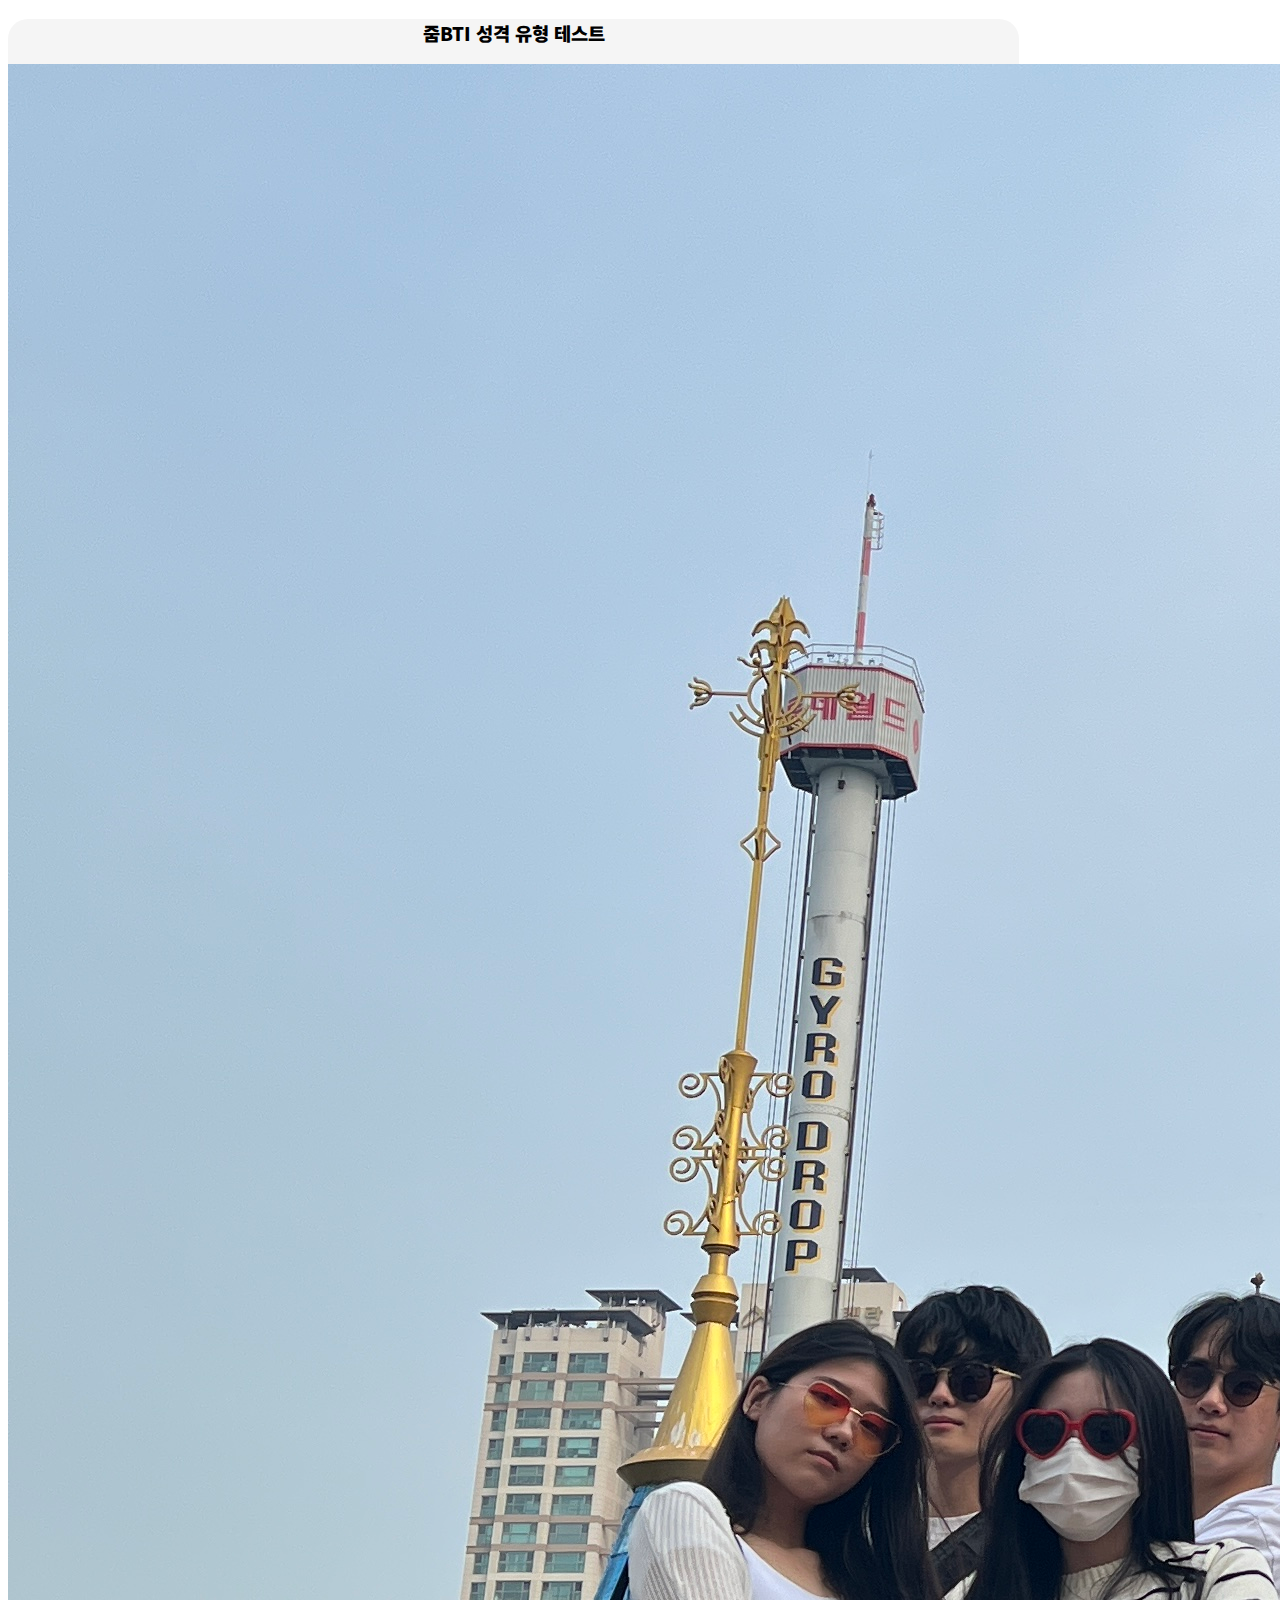
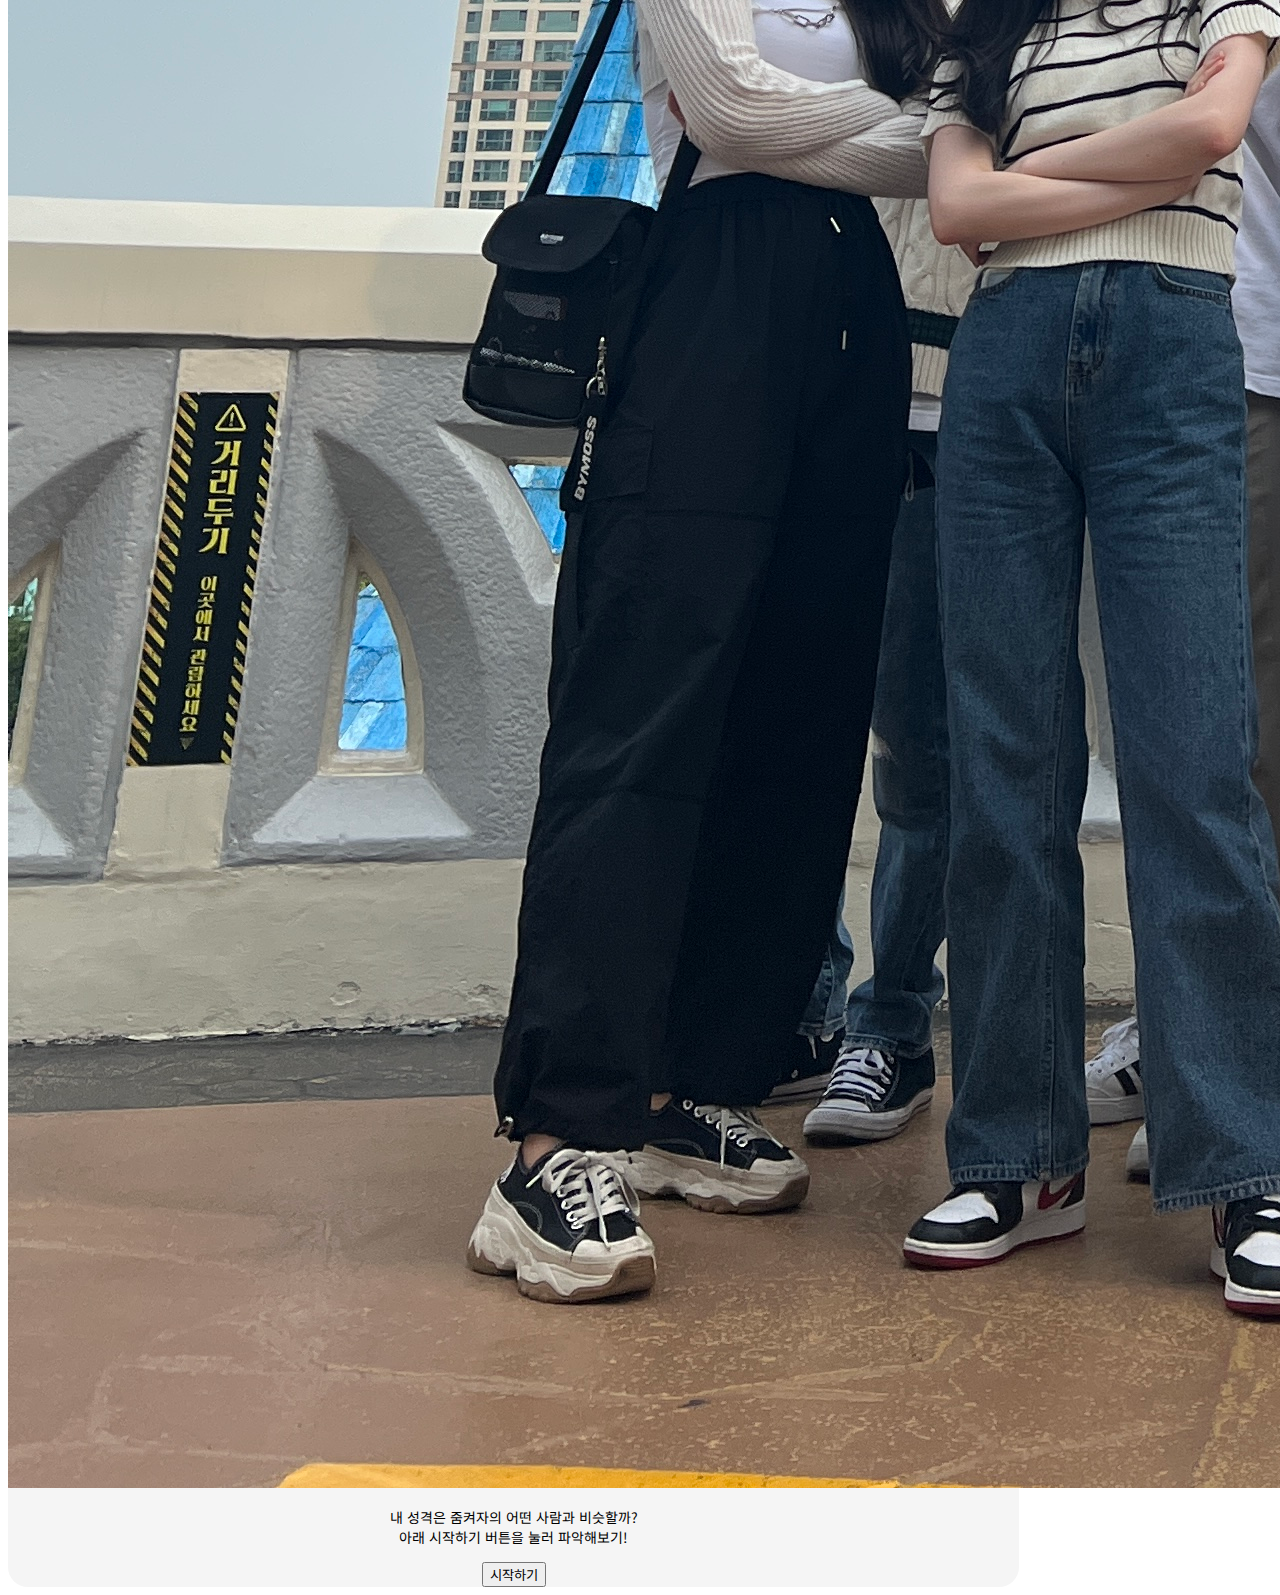
<file: start/index.html>
<!DOCTYPE html>
<html lang="ko" dir="ltr">
<head>
    <meta charset="UTF-8">
    <meta name="viewport" content="width=device-width, initial-scale=1">
    <meta name="author" content="yjkim0306">
    <meta name="keywords" content="줌BTI 성격 유형 테스트">
    <meta name="description" content="줌BTI 성격 유형 테스트">

    <!-- SNS 공유 -->
    <meta property="og:url" content="https://zbti.netlify.app" />
    <meta property="og:title" content="줌BTI 성격 유형 테스트" />
    <meta property="og:type" content="website" />
    <meta property="og:image" content="img/main.jpg" />
    <meta property="og:description" content="내 성격은 줌켜자의 어떤 사람과 비슷할까?" />
    
    <!-- 아이콘 -->
    <link rel="shortcut icon" href="img/zoom-icon.ico">
    <link rel="apple-touch-icon-precomposed" href="img/zoom-icon.ico">

        <title>ZBTI: 줌켜자 MBTI</title>
        <link href="https://cdn.jsdelivr.net/npm/bootstrap@5.3.1/dist/css/bootstrap.min.css" rel="stylesheet" integrity="sha384-4bw+/aepP/YC94hEpVNVgiZdgIC5+VKNBQNGCHeKRQN+PtmoHDEXuppvnDJzQIu9" crossorigin="anonymous">
        <link rel="stylesheet" href="./css/default.css">
        <link rel="stylesheet" href="./css/main.css">
        <link rel="stylesheet" href="./css/qna.css"> 
        <link rel="stylesheet" href="./css/animation.css">
        <link rel="stylesheet" href="./css/result.css">
        <link rel="preconnect" href="https://fonts.googleapis.com">
        <link rel="preconnect" href="https://fonts.gstatic.com" crossorigin>
        <link href="https://fonts.googleapis.com/css2?family=Noto+Sans+KR&display=swap" rel="stylesheet">
    
        <script src="https://developers.kakao.com/sdk/js/kakao.js"></script>
        <script>
            Kakao.init('00175b0a89311f81c7eeb03ad69bf0fc');
            Kakao.isInitialized();
        </script>
</head>
<body>
    <div class="container">
    <section id="main" class="mx-auto my-5 py-5 px-3">
        <h3><b>줌BTI 성격 유형 테스트</b></h3>
        <div class="col-lg-6 col-md-8 col-sm-10 col-12 mx-auto">
            <img src="./img/main.jpg" alt="mainImage" class="img-fluid">
        </div>
        <p>
            내 성격은 줌켜자의 어떤 사람과 비슷할까? <br>
            아래 시작하기 버튼을 눌러 파악해보기!
        </p>
        <div class="d-grid gap-2 d-md-block col-6 mx-auto">
            <button type="button" class="btn btn-primary" onclick="js:begin()">시작하기</button>
        </div>
    </section>
    <section id="qna">
        <div class="status mx-auto mt-5">
            <div class="statusBar">

            </div>
        </div>
        <div class="qBox my-5 py-3 mx-auto px-3">

        </div>
        <div class="answerBox mx-auto px-1">

        </div>
        </section>
    <section id="imageAnswer">
        <div class="imageStatus mx-auto mt-5">
            <div class="imageStatusBar">

            </div>
        </div>
        <div class="imageQBox my-5 py-3 mx-auto px-3">

        </div>
        <div class="imageABox mx-auto px-1">
            
        </div>
        <div class="imageResponse mx-auto my-3">
            <div class="row row-cols-1 row-cols-md-2 g-4">
                <div class="col">
                  <div class="card">
                    <img src="./img/J_wallpaper.png" class="card-img-top leftImage" alt="...">
                  </div>
                </div>
                <div class="col">
                  <div class="card">
                    <img src="./img/P_wallpaper.png" class="card-img-top rightImage" alt="...">
                  </div>
                </div>
              </div>
        </div>
        
    </section>
    <section id="result" class="mx-auto my-5 py-5 px-3">
        <h1>당신의 결과는?</h1>
            <div class="resultname">
                
            </div>
            <div id="resultImg" class="my-3 col-lg-6 col-md-8 col-sm-10 col-12 mx-auto">

            </div>
            <div class="resultDesc">
                
            </div>
        <button type="button" class="kakao mt-3 py-2 px-3" onclick="js:setShare()">공유하기</button>
    </section>
    <script src="./js/data.js" charset="utf-8"></script>
    <script src="./js/start.js" charset="utf-8"></script>
    <script src="./js/share.js"></script>
    </div>
</body>
</html>
</file>
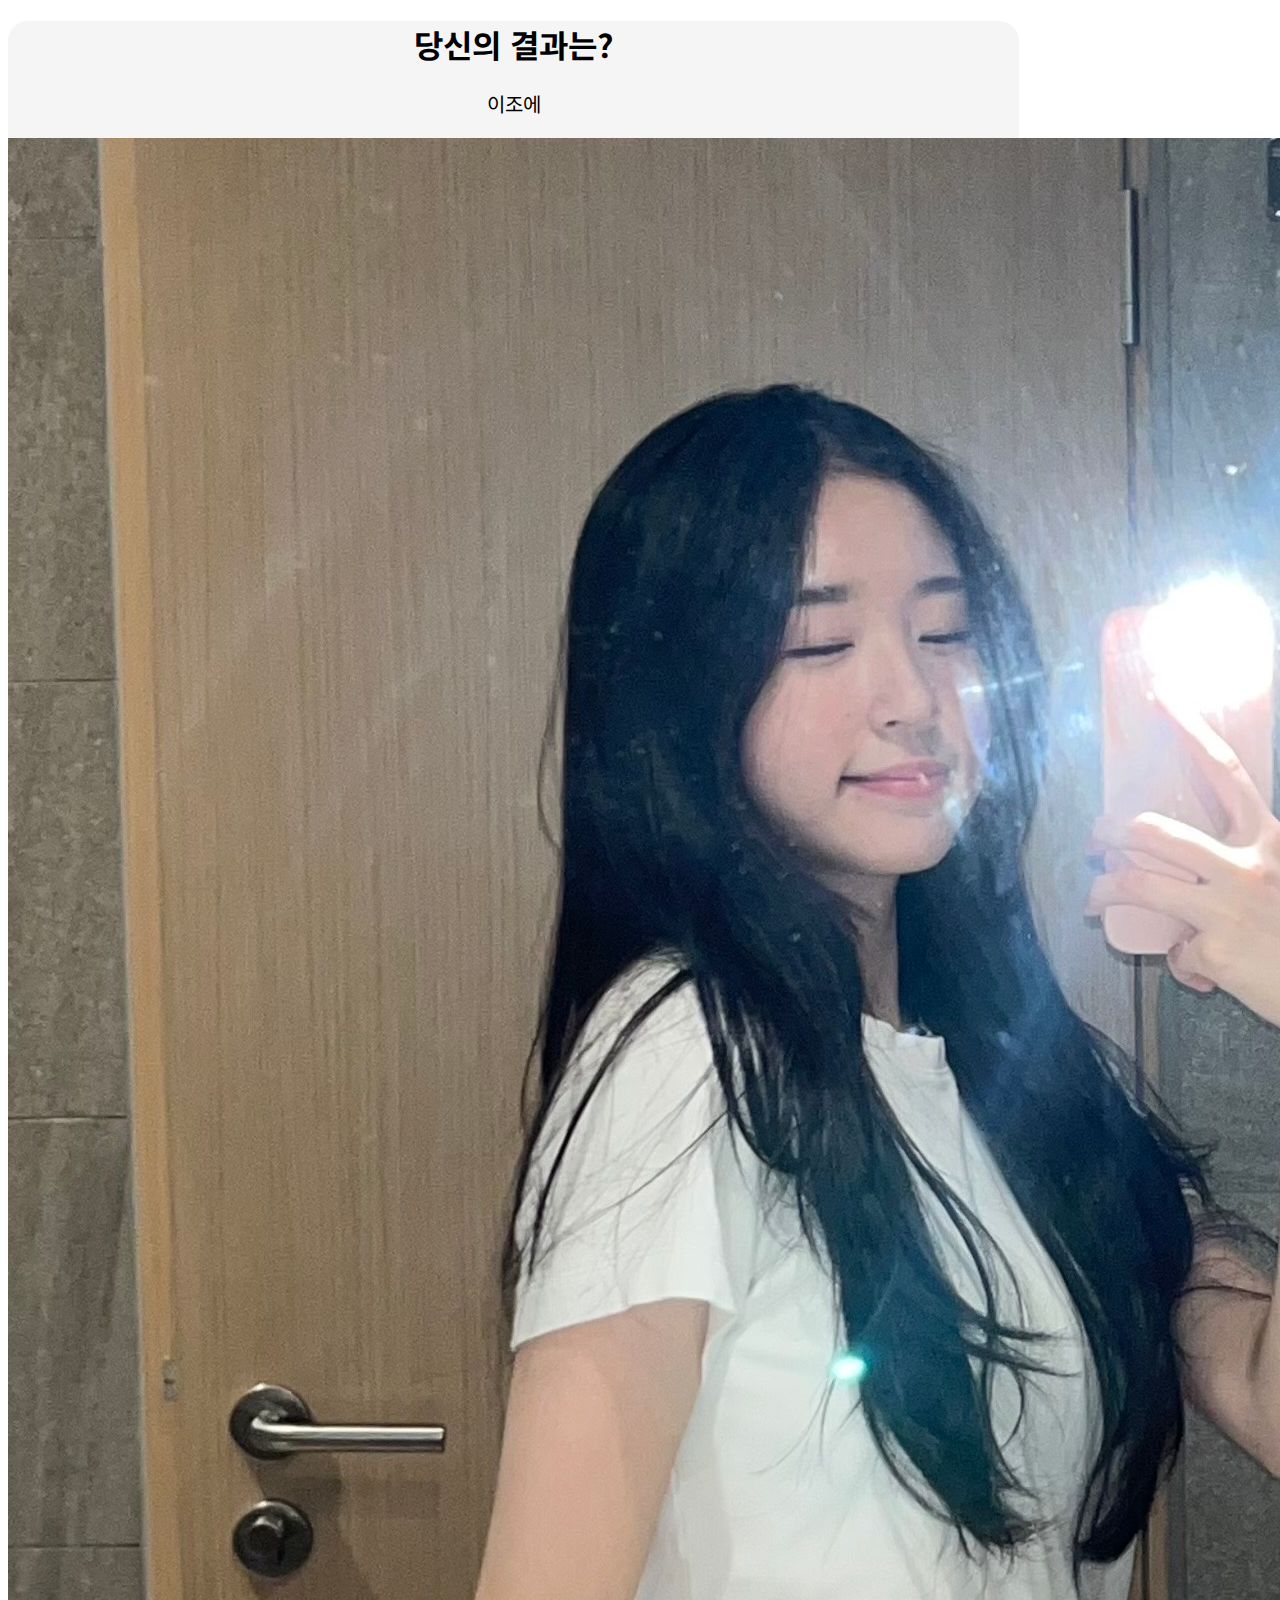
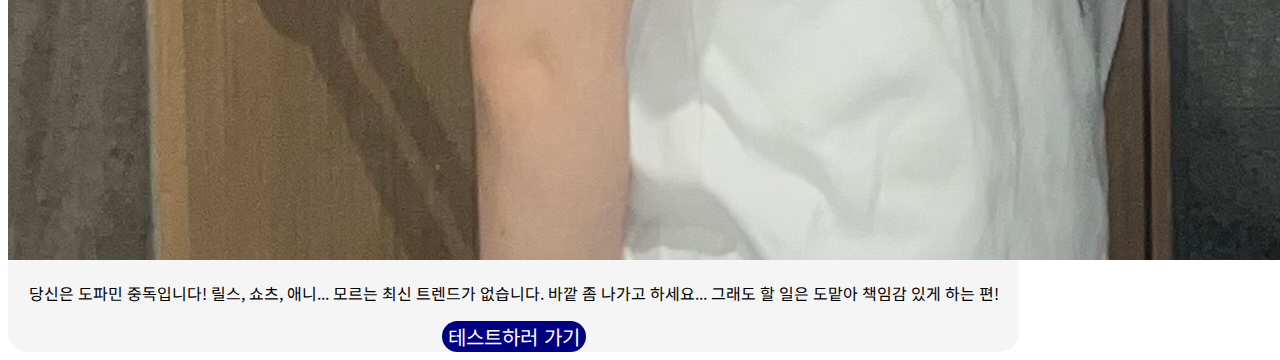
<file: start/pages/result-0.html>
<!DOCTYPE html>
<html lang="ko" dir="ltr">
<head>
    <meta charset="UTF-8">
    <meta name="viewport" content="width=device-width, initial-scale=1">
    <meta name="author" content="yjkim0306">
    <meta name="keywords" content="줌BTI 성격 유형 테스트">
    <meta name="description" content="줌BTI 성격 유형 테스트">

    <!-- SNS 공유 -->
    <meta property="og:url" content="https://zbti.netlify.app" />
    <meta property="og:title" content="줌BTI 성격 유형 테스트" />
    <meta property="og:type" content="website" />
    <meta property="og:image" content="./img/main.jpg" />
    <meta property="og:description" content="내 성격은 줌켜자의 어떤 사람과 비슷할까?" />
    
    <!-- 아이콘 -->
    <link rel="shortcut icon" href="./img/zoom-icon.ico">
    <link rel="apple-touch-icon-precomposed" href="./img/zoom-icon.ico">

        <title>ZBTI: 줌켜자 MBTI</title>
        <link href="https://cdn.jsdelivr.net/npm/bootstrap@5.3.1/dist/css/bootstrap.min.css" rel="stylesheet" integrity="sha384-4bw+/aepP/YC94hEpVNVgiZdgIC5+VKNBQNGCHeKRQN+PtmoHDEXuppvnDJzQIu9" crossorigin="anonymous">
        <link rel="stylesheet" href="../css/default.css">
        <link rel="stylesheet" href="../css/result.css">
        <link rel="preconnect" href="https://fonts.googleapis.com">
        <link rel="preconnect" href="https://fonts.gstatic.com" crossorigin>
        <link href="https://fonts.googleapis.com/css2?family=Noto+Sans+KR&display=swap" rel="stylesheet">
</head>
<body>
    <section id="shareResult" class="mx-auto my-5 py-5 px-3">
        <h1>당신의 결과는?</h1>
            <div class="resultname">
                <p>이조에</p>
            </div>
            <div id="resultImg" class="my-3 col-lg-6 col-md-8 col-sm-10 col-12 mx-auto">
                <img src="../img/image-0.jpeg" alt="0" class="img-fluid">
            </div>
            <div class="resultDesc">
                <p>당신은 도파민 중독입니다! 릴스, 쇼츠, 애니... 모르는 최신 트렌드가 없습니다. 바깥 좀 나가고 하세요... 그래도 할 일은 도맡아 책임감 있게 하는 편!</p>
            </div>
            <script type="text/javascript">
                function moveHome(){
                    location.href="/index.html";
                }
            </script>
        <button type="button" class="gohome mt-3 py-2 px-3" onclick="js:moveHome()">테스트하러 가기</button>
    </section>
</body>
</html>
</file>
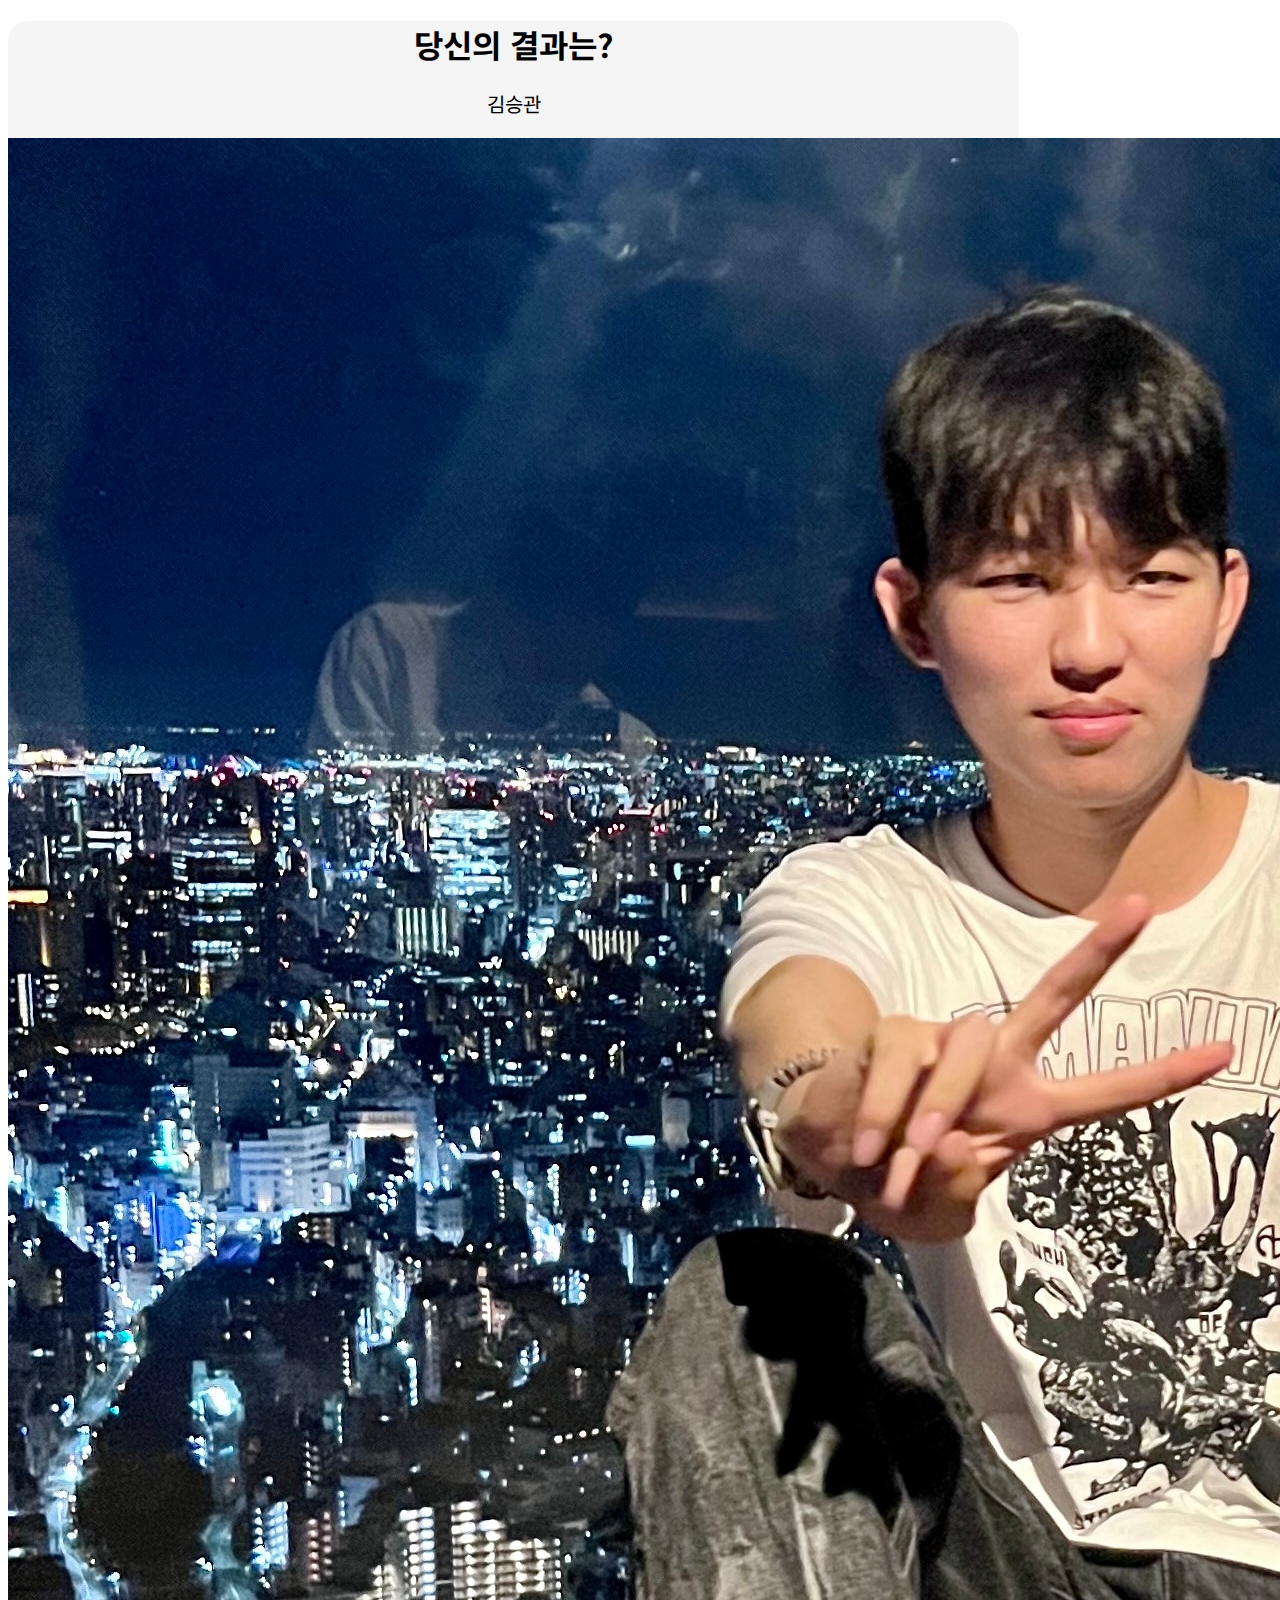
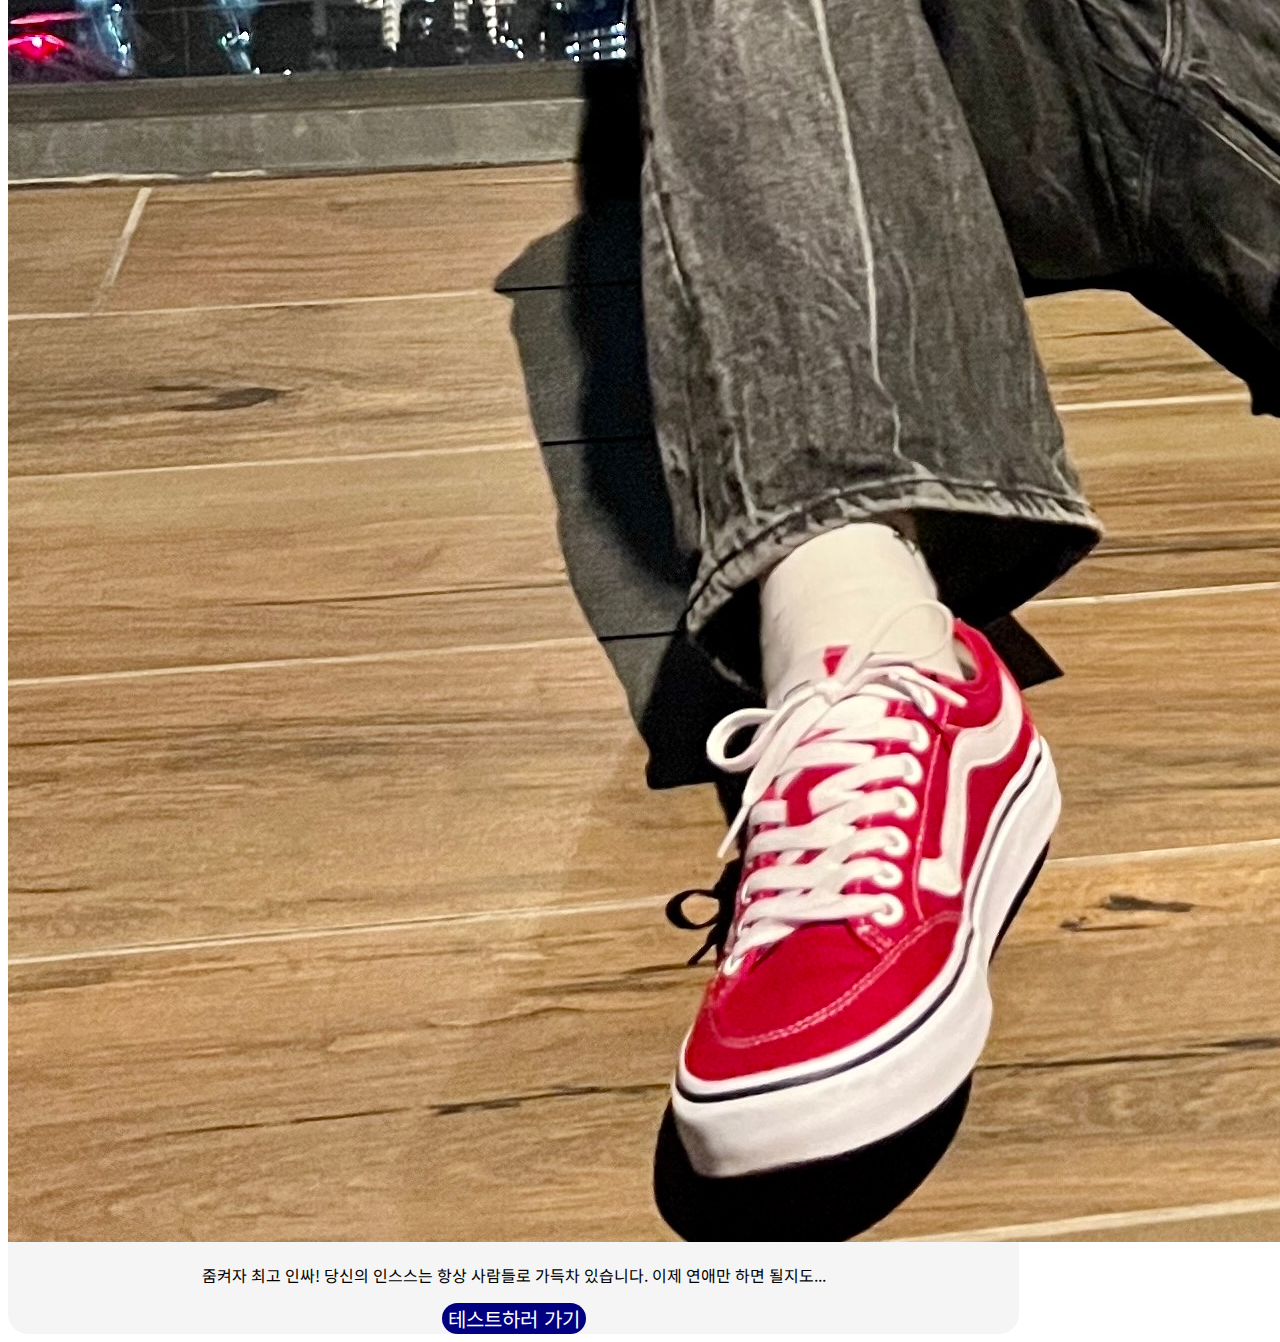
<file: start/pages/result-1.html>
<!DOCTYPE html>
<html lang="ko" dir="ltr">
<head>
    <meta charset="UTF-8">
    <meta name="viewport" content="width=device-width, initial-scale=1">
    <meta name="author" content="yjkim0306">
    <meta name="keywords" content="줌BTI 성격 유형 테스트">
    <meta name="description" content="줌BTI 성격 유형 테스트">

    <!-- SNS 공유 -->
    <meta property="og:url" content="https://zbti.netlify.app" />
    <meta property="og:title" content="줌BTI 성격 유형 테스트" />
    <meta property="og:type" content="website" />
    <meta property="og:image" content="./img/main.jpg" />
    <meta property="og:description" content="내 성격은 줌켜자의 어떤 사람과 비슷할까?" />
    
    <!-- 아이콘 -->
    <link rel="shortcut icon" href="./img/zoom-icon.ico">
    <link rel="apple-touch-icon-precomposed" href="./img/zoom-icon.ico">

        <title>ZBTI: 줌켜자 MBTI</title>
        <link href="https://cdn.jsdelivr.net/npm/bootstrap@5.3.1/dist/css/bootstrap.min.css" rel="stylesheet" integrity="sha384-4bw+/aepP/YC94hEpVNVgiZdgIC5+VKNBQNGCHeKRQN+PtmoHDEXuppvnDJzQIu9" crossorigin="anonymous">
        <link rel="stylesheet" href="../css/default.css">
        <link rel="stylesheet" href="../css/result.css">
        <link rel="preconnect" href="https://fonts.googleapis.com">
        <link rel="preconnect" href="https://fonts.gstatic.com" crossorigin>
        <link href="https://fonts.googleapis.com/css2?family=Noto+Sans+KR&display=swap" rel="stylesheet">
</head>
<body>
    <section id="shareResult" class="mx-auto my-5 py-5 px-3">
        <h1>당신의 결과는?</h1>
            <div class="resultname">
                <p>김승관</p>
            </div>
            <div id="resultImg" class="my-3 col-lg-6 col-md-8 col-sm-10 col-12 mx-auto">
                <img src="../img/image-1.jpeg" alt="0" class="img-fluid">
            </div>
            <div class="resultDesc">
                <p>줌켜자 최고 인싸! 당신의 인스스는 항상 사람들로 가득차 있습니다. 이제 연애만 하면 될지도... </p>
            </div>
            <script type="text/javascript">
                function moveHome(){
                    location.href="/index.html";
                }
            </script>
        <button type="button" class="gohome mt-3 py-2 px-3" onclick="js:moveHome()">테스트하러 가기</button>
    </section>
</body>
</html>
</file>
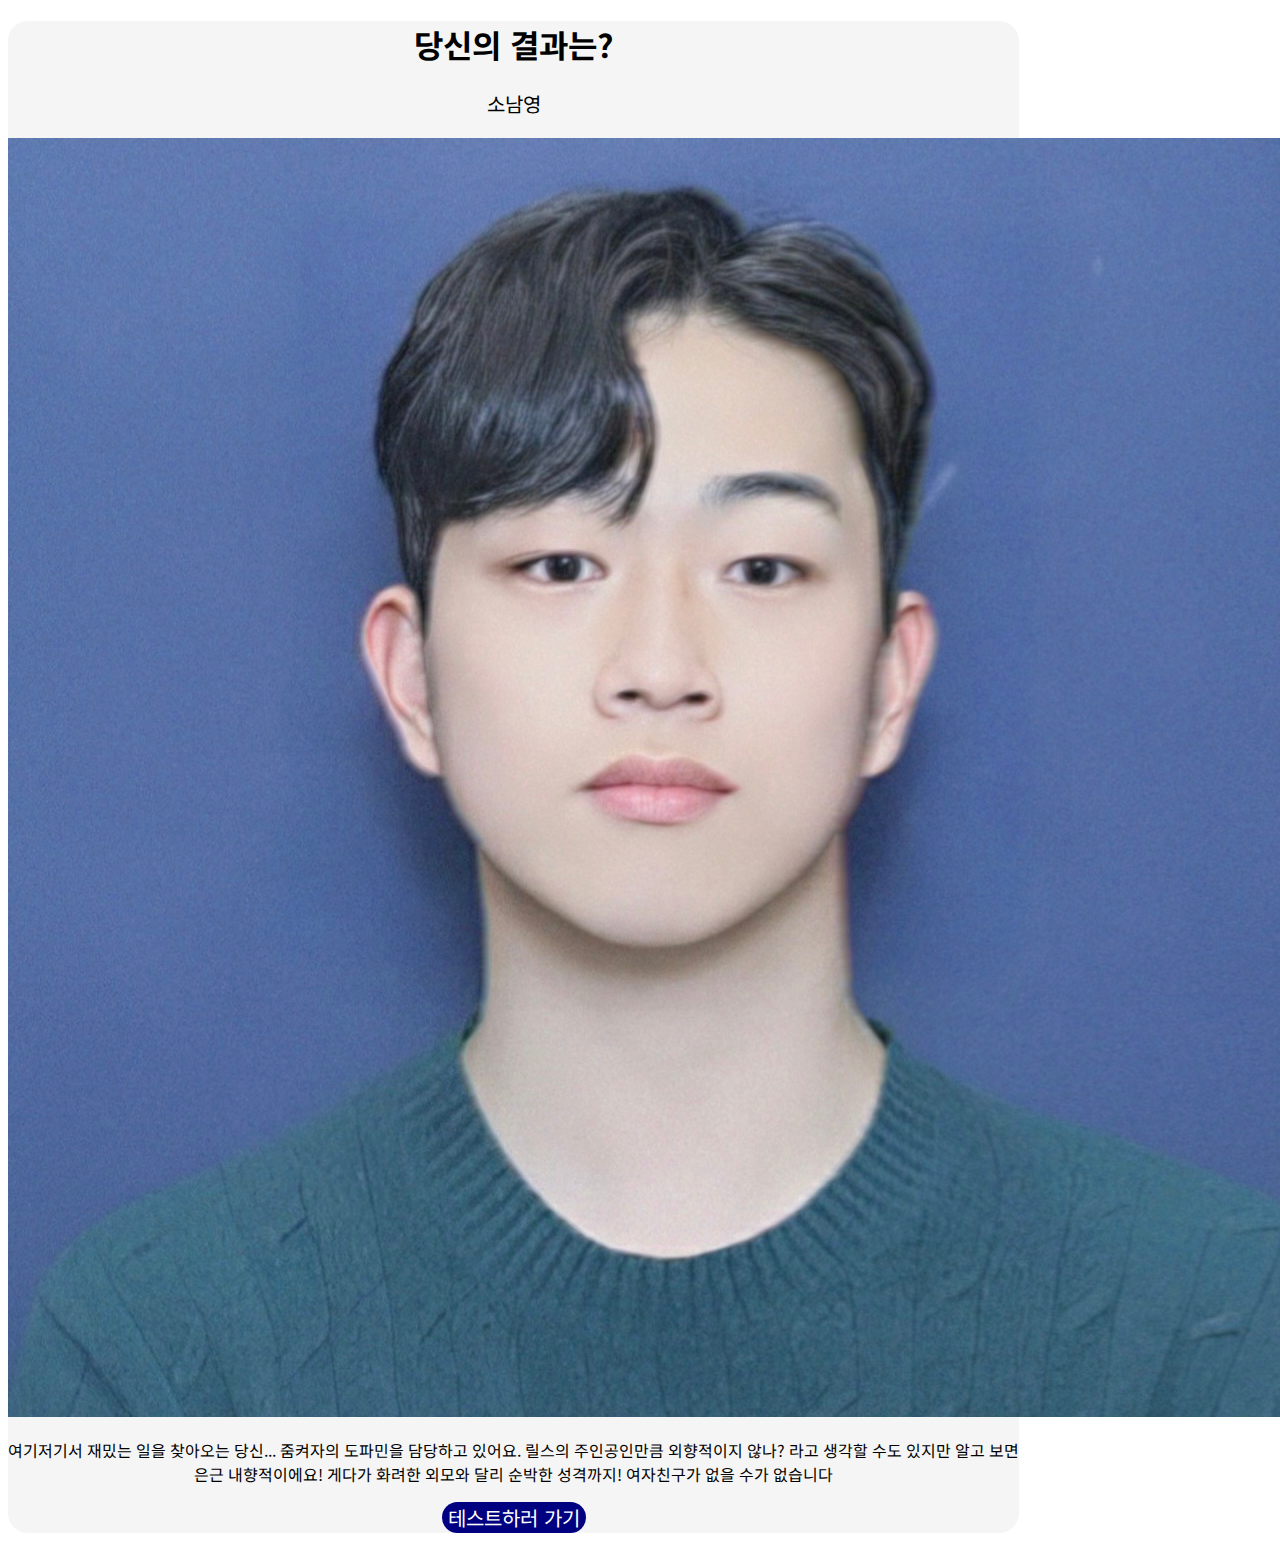
<file: start/pages/result-2.html>
<!DOCTYPE html>
<html lang="ko" dir="ltr">
<head>
    <meta charset="UTF-8">
    <meta name="viewport" content="width=device-width, initial-scale=1">
    <meta name="author" content="yjkim0306">
    <meta name="keywords" content="줌BTI 성격 유형 테스트">
    <meta name="description" content="줌BTI 성격 유형 테스트">

    <!-- SNS 공유 -->
    <meta property="og:url" content="https://zbti.netlify.app" />
    <meta property="og:title" content="줌BTI 성격 유형 테스트" />
    <meta property="og:type" content="website" />
    <meta property="og:image" content="./img/main.jpg" />
    <meta property="og:description" content="내 성격은 줌켜자의 어떤 사람과 비슷할까?" />
    
    <!-- 아이콘 -->
    <link rel="shortcut icon" href="./img/zoom-icon.ico">
    <link rel="apple-touch-icon-precomposed" href="./img/zoom-icon.ico">

        <title>ZBTI: 줌켜자 MBTI</title>
        <link href="https://cdn.jsdelivr.net/npm/bootstrap@5.3.1/dist/css/bootstrap.min.css" rel="stylesheet" integrity="sha384-4bw+/aepP/YC94hEpVNVgiZdgIC5+VKNBQNGCHeKRQN+PtmoHDEXuppvnDJzQIu9" crossorigin="anonymous">
        <link rel="stylesheet" href="../css/default.css">
        <link rel="stylesheet" href="../css/result.css">
        <link rel="preconnect" href="https://fonts.googleapis.com">
        <link rel="preconnect" href="https://fonts.gstatic.com" crossorigin>
        <link href="https://fonts.googleapis.com/css2?family=Noto+Sans+KR&display=swap" rel="stylesheet">
</head>
<body>
    <section id="shareResult" class="mx-auto my-5 py-5 px-3">
        <h1>당신의 결과는?</h1>
            <div class="resultname">
                <p>소남영</p>
            </div>
            <div id="resultImg" class="my-3 col-lg-6 col-md-8 col-sm-10 col-12 mx-auto">
                <img src="../img/image-2.jpeg" alt="0" class="img-fluid">
            </div>
            <div class="resultDesc">
                <p>여기저기서 재밌는 일을 찾아오는 당신... 줌켜자의 도파민을 담당하고 있어요. 릴스의 주인공인만큼 외향적이지 않나? 라고 생각할 수도 있지만 알고 보면 은근 내향적이에요! 게다가 화려한 외모와 달리 순박한 성격까지! 여자친구가 없을 수가 없습니다</p>
            </div>
            <script type="text/javascript">
                function moveHome(){
                    location.href="/index.html";
                }
            </script>
        <button type="button" class="gohome mt-3 py-2 px-3" onclick="js:moveHome()">테스트하러 가기</button>
    </section>
</body>
</html>
</file>
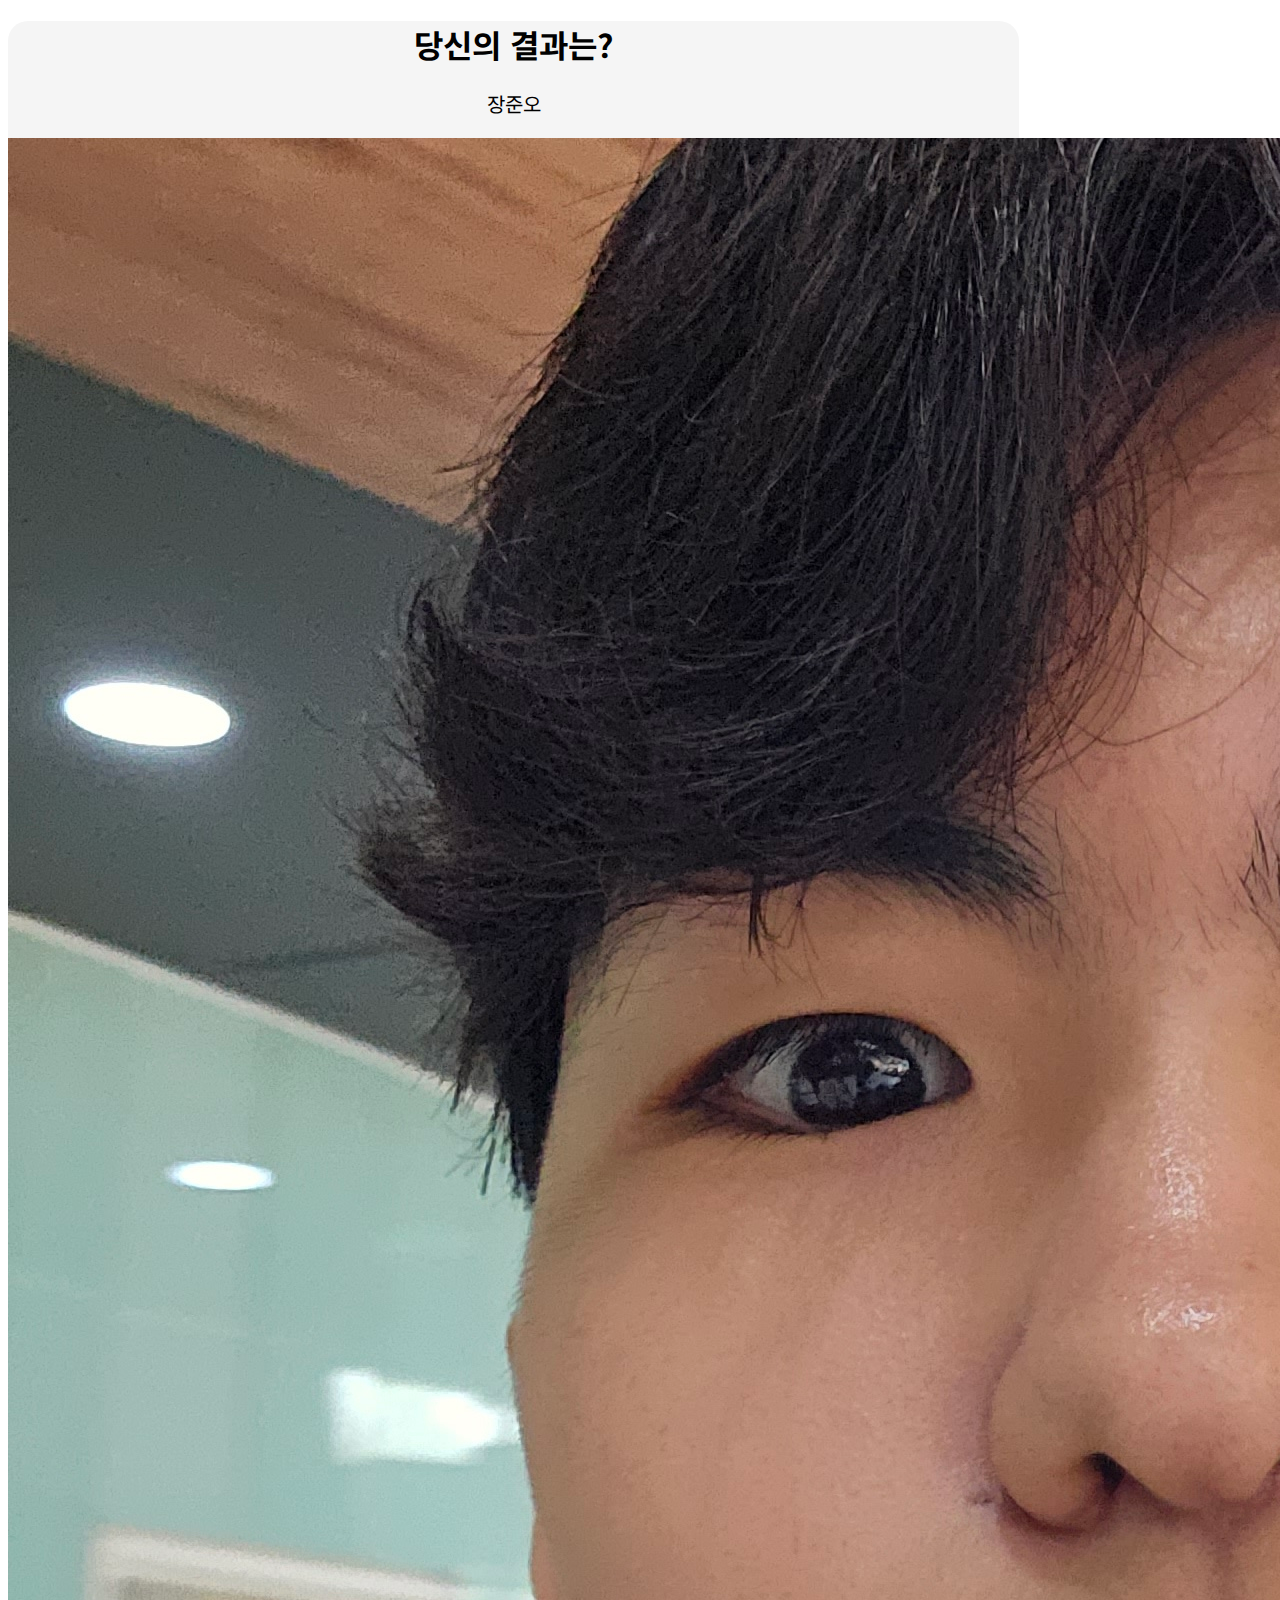
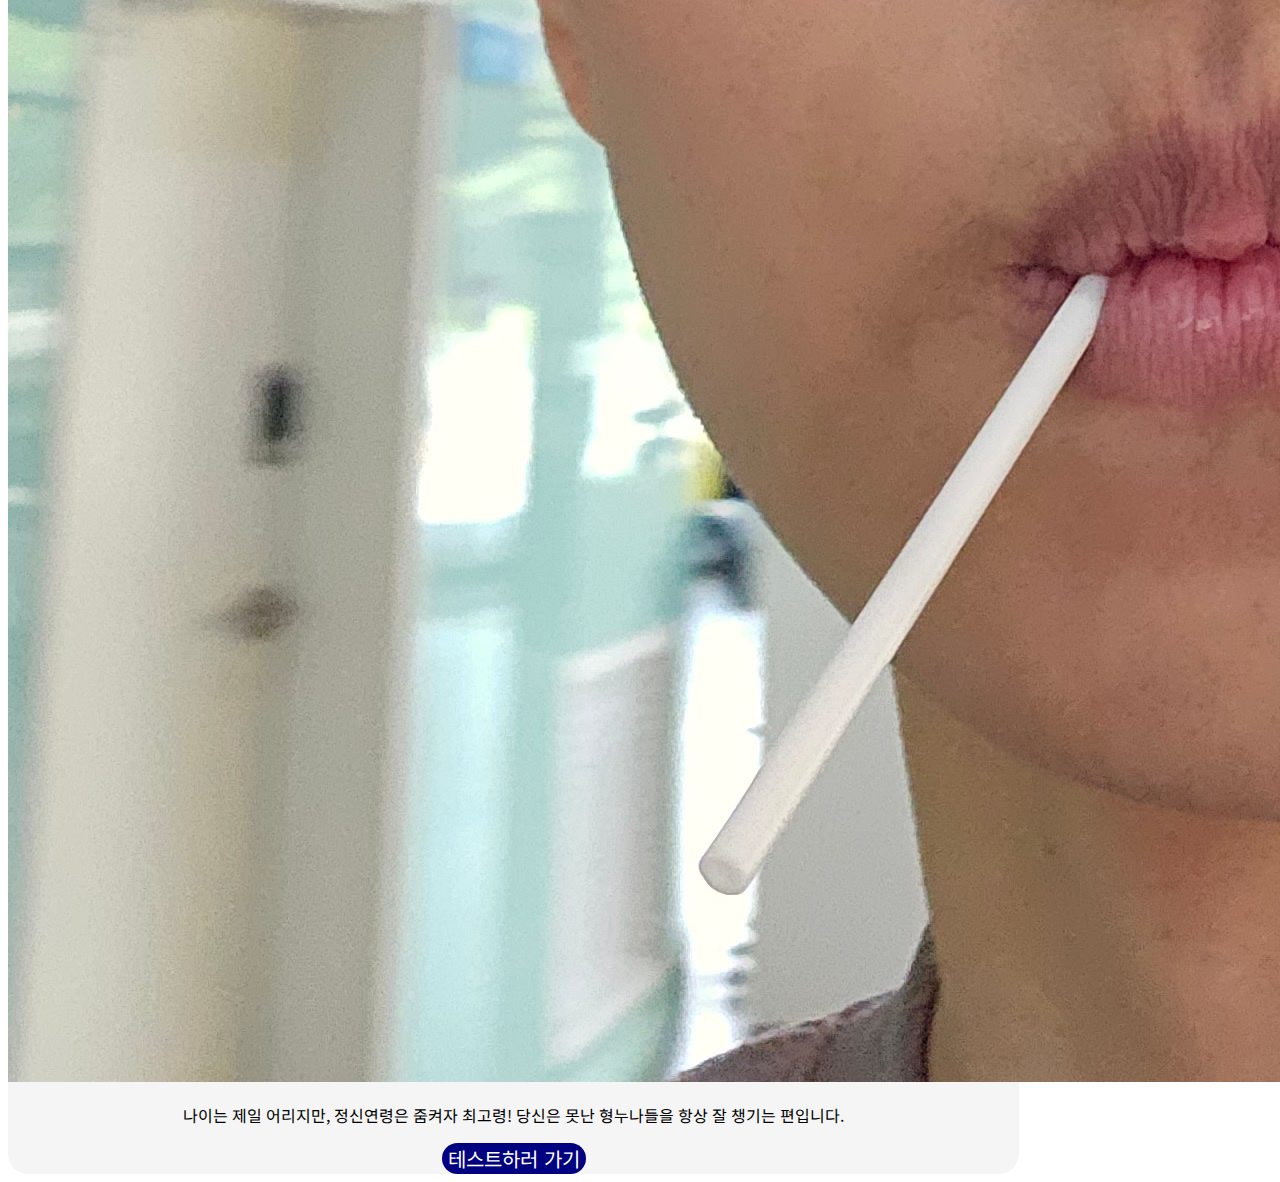
<file: start/pages/result-3.html>
<!DOCTYPE html>
<html lang="ko" dir="ltr">
<head>
    <meta charset="UTF-8">
    <meta name="viewport" content="width=device-width, initial-scale=1">
    <meta name="author" content="yjkim0306">
    <meta name="keywords" content="줌BTI 성격 유형 테스트">
    <meta name="description" content="줌BTI 성격 유형 테스트">

    <!-- SNS 공유 -->
    <meta property="og:url" content="https://zbti.netlify.app" />
    <meta property="og:title" content="줌BTI 성격 유형 테스트" />
    <meta property="og:type" content="website" />
    <meta property="og:image" content="./img/main.jpg" />
    <meta property="og:description" content="내 성격은 줌켜자의 어떤 사람과 비슷할까?" />
    
    <!-- 아이콘 -->
    <link rel="shortcut icon" href="./img/zoom-icon.ico">
    <link rel="apple-touch-icon-precomposed" href="./img/zoom-icon.ico">

        <title>ZBTI: 줌켜자 MBTI</title>
        <link href="https://cdn.jsdelivr.net/npm/bootstrap@5.3.1/dist/css/bootstrap.min.css" rel="stylesheet" integrity="sha384-4bw+/aepP/YC94hEpVNVgiZdgIC5+VKNBQNGCHeKRQN+PtmoHDEXuppvnDJzQIu9" crossorigin="anonymous">
        <link rel="stylesheet" href="../css/default.css">
        <link rel="stylesheet" href="../css/result.css">
        <link rel="preconnect" href="https://fonts.googleapis.com">
        <link rel="preconnect" href="https://fonts.gstatic.com" crossorigin>
        <link href="https://fonts.googleapis.com/css2?family=Noto+Sans+KR&display=swap" rel="stylesheet">
</head>
<body>
    <section id="shareResult" class="mx-auto my-5 py-5 px-3">
        <h1>당신의 결과는?</h1>
            <div class="resultname">
                <p>장준오</p>
            </div>
            <div id="resultImg" class="my-3 col-lg-6 col-md-8 col-sm-10 col-12 mx-auto">
                <img src="../img/image-3.jpeg" alt="0" class="img-fluid">
            </div>
            <div class="resultDesc">
                <p>나이는 제일 어리지만, 정신연령은 줌켜자 최고령! 당신은 못난 형누나들을 항상 잘 챙기는 편입니다.</p>
            </div>
            <script type="text/javascript">
                function moveHome(){
                    location.href="/index.html";
                }
            </script>
        <button type="button" class="gohome mt-3 py-2 px-3" onclick="js:moveHome()">테스트하러 가기</button>
    </section>
</body>
</html>
</file>
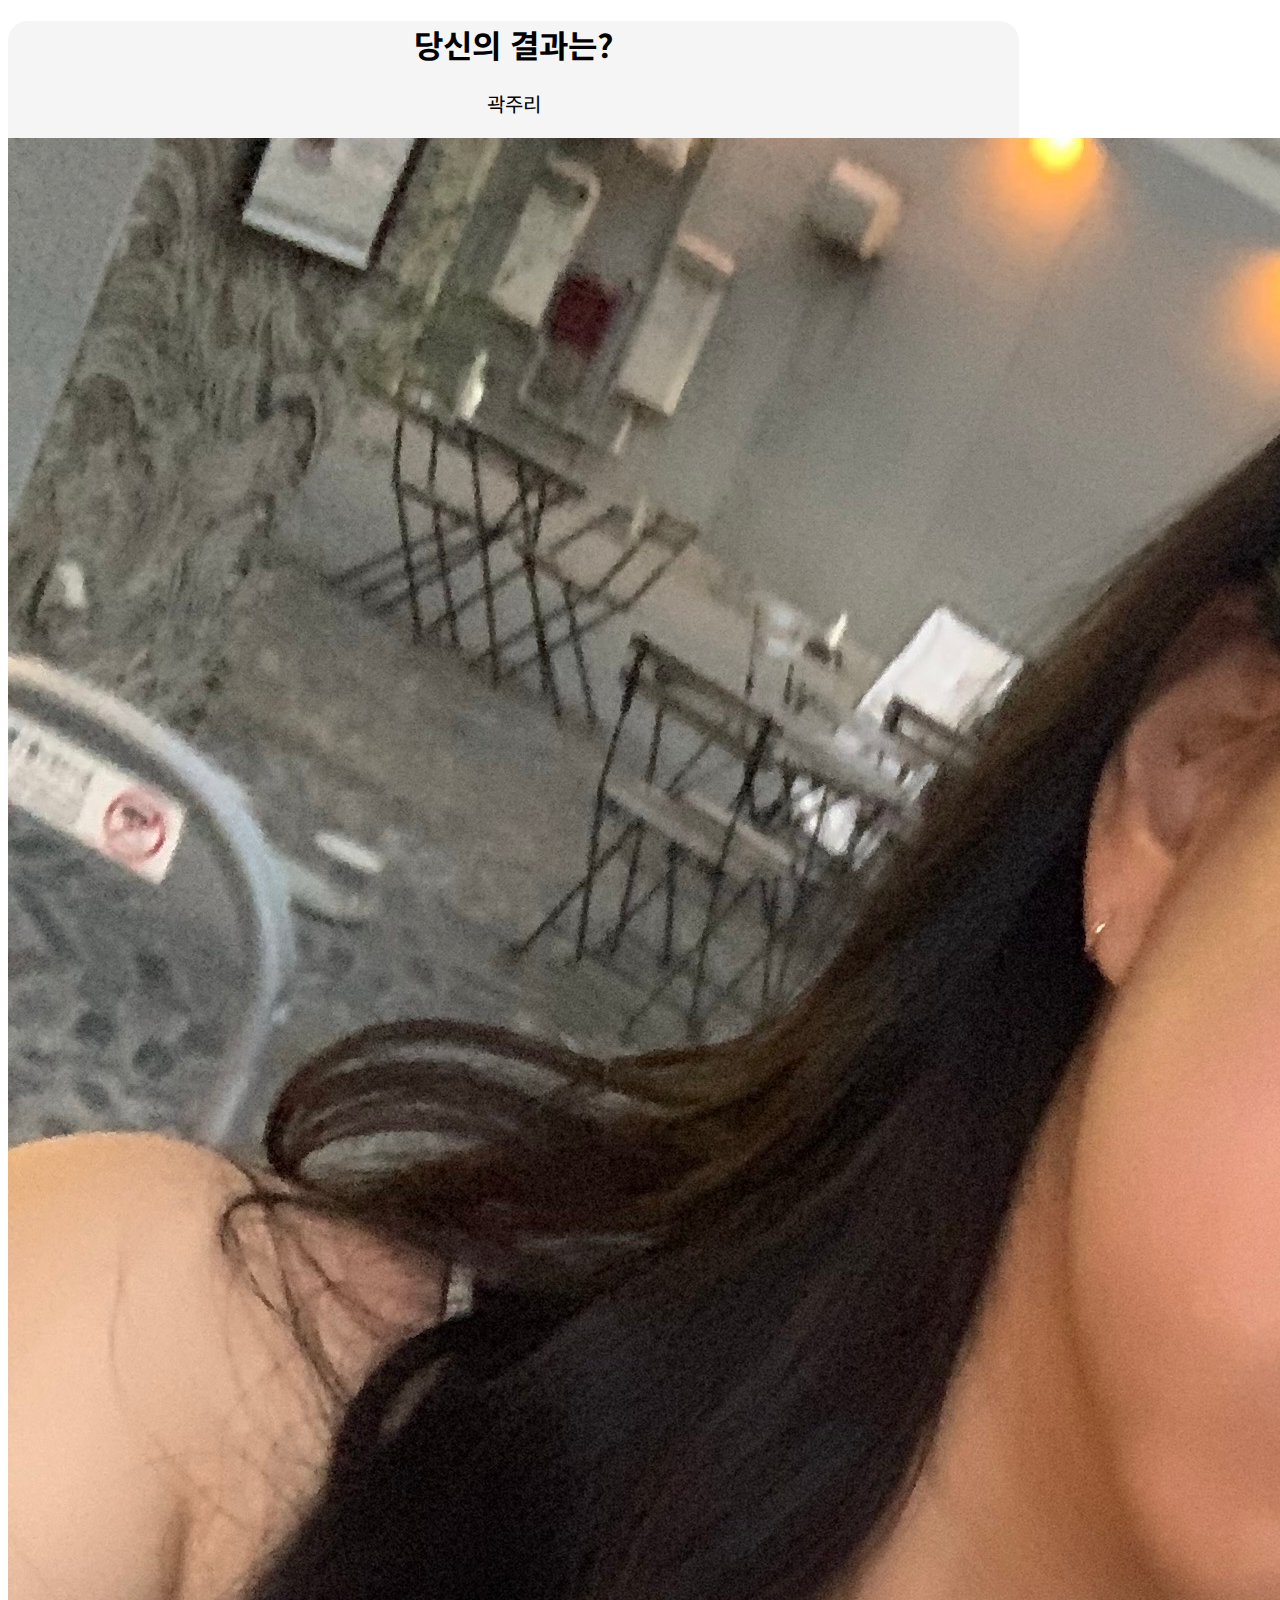
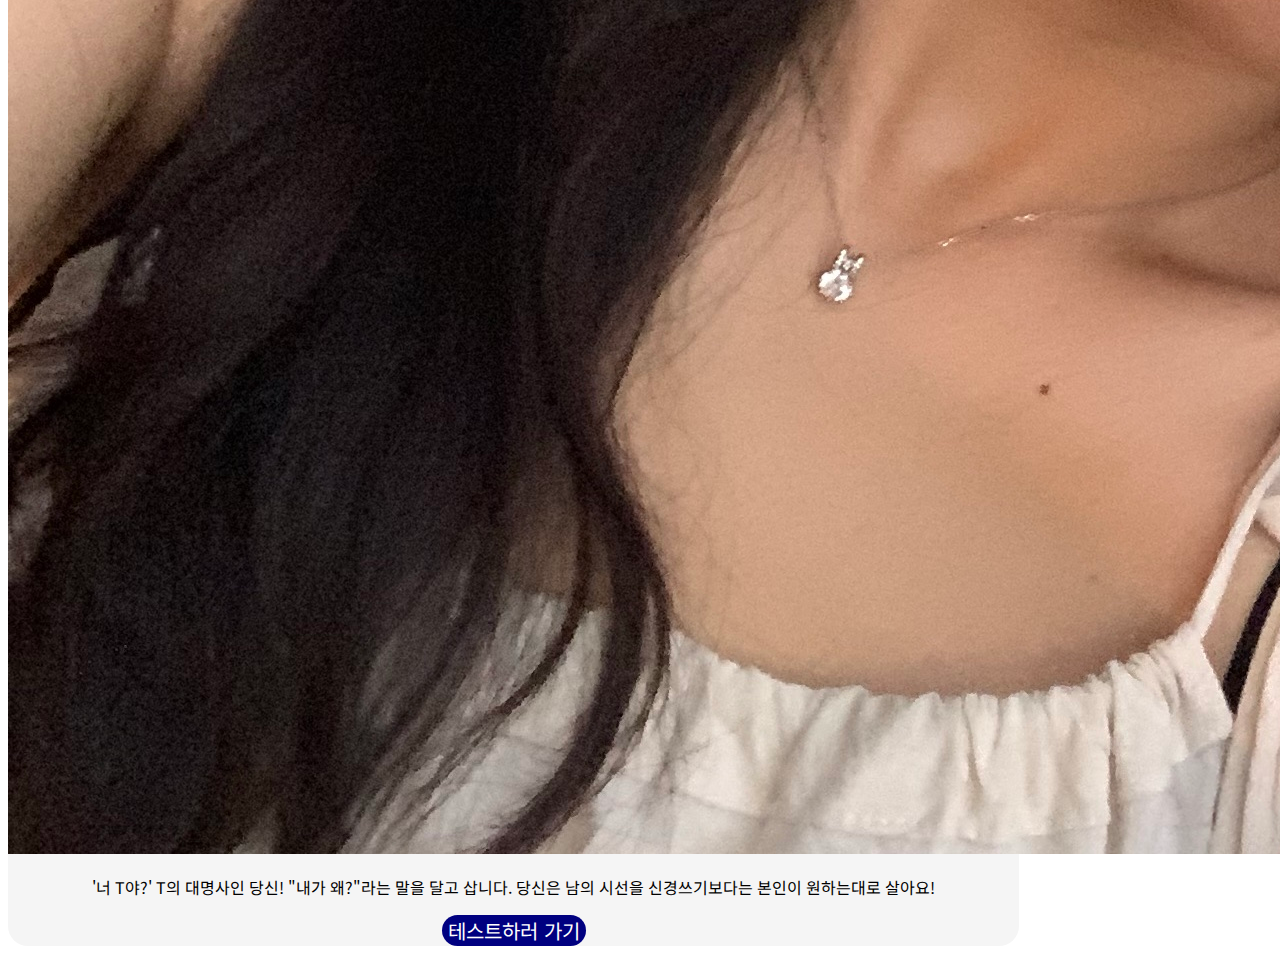
<file: start/pages/result-4.html>
<!DOCTYPE html>
<html lang="ko" dir="ltr">
<head>
    <meta charset="UTF-8">
    <meta name="viewport" content="width=device-width, initial-scale=1">
    <meta name="author" content="yjkim0306">
    <meta name="keywords" content="줌BTI 성격 유형 테스트">
    <meta name="description" content="줌BTI 성격 유형 테스트">

    <!-- SNS 공유 -->
    <meta property="og:url" content="https://zbti.netlify.app" />
    <meta property="og:title" content="줌BTI 성격 유형 테스트" />
    <meta property="og:type" content="website" />
    <meta property="og:image" content="./img/main.jpg" />
    <meta property="og:description" content="내 성격은 줌켜자의 어떤 사람과 비슷할까?" />
    
    <!-- 아이콘 -->
    <link rel="shortcut icon" href="./img/zoom-icon.ico">
    <link rel="apple-touch-icon-precomposed" href="./img/zoom-icon.ico">

        <title>ZBTI: 줌켜자 MBTI</title>
        <link href="https://cdn.jsdelivr.net/npm/bootstrap@5.3.1/dist/css/bootstrap.min.css" rel="stylesheet" integrity="sha384-4bw+/aepP/YC94hEpVNVgiZdgIC5+VKNBQNGCHeKRQN+PtmoHDEXuppvnDJzQIu9" crossorigin="anonymous">
        <link rel="stylesheet" href="../css/default.css">
        <link rel="stylesheet" href="../css/result.css">
        <link rel="preconnect" href="https://fonts.googleapis.com">
        <link rel="preconnect" href="https://fonts.gstatic.com" crossorigin>
        <link href="https://fonts.googleapis.com/css2?family=Noto+Sans+KR&display=swap" rel="stylesheet">
</head>
<body>
    <section id="shareResult" class="mx-auto my-5 py-5 px-3">
        <h1>당신의 결과는?</h1>
            <div class="resultname">
                <p>곽주리</p>
            </div>
            <div id="resultImg" class="my-3 col-lg-6 col-md-8 col-sm-10 col-12 mx-auto">
                <img src="../img/image-4.jpeg" alt="0" class="img-fluid">
            </div>
            <div class="resultDesc">
                <p>'너 T야?' T의 대명사인 당신! "내가 왜?"라는 말을 달고 삽니다. 당신은 남의 시선을 신경쓰기보다는 본인이 원하는대로 살아요!</p>
            </div>
            <script type="text/javascript">
                function moveHome(){
                    location.href="/index.html";
                }
            </script>
        <button type="button" class="gohome mt-3 py-2 px-3" onclick="js:moveHome()">테스트하러 가기</button>
    </section>
</body>
</html>
</file>
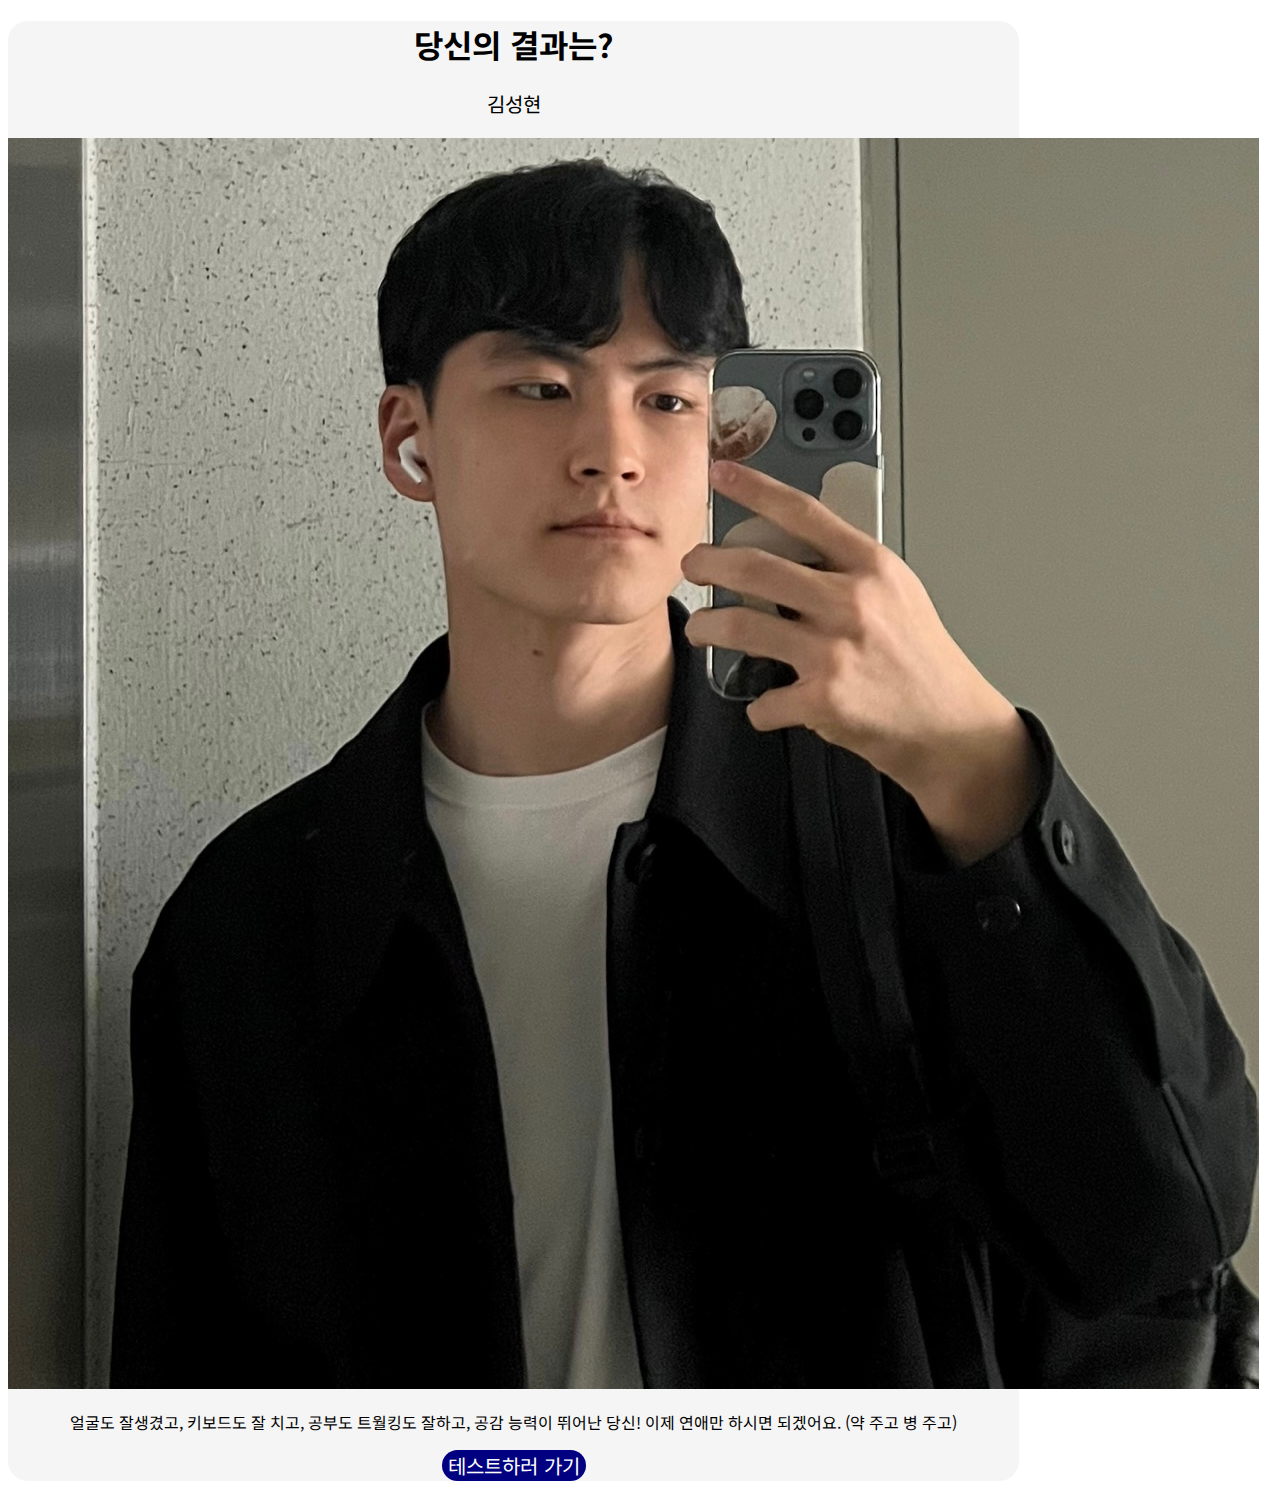
<file: start/pages/result-5.html>
<!DOCTYPE html>
<html lang="ko" dir="ltr">
<head>
    <meta charset="UTF-8">
    <meta name="viewport" content="width=device-width, initial-scale=1">
    <meta name="author" content="yjkim0306">
    <meta name="keywords" content="줌BTI 성격 유형 테스트">
    <meta name="description" content="줌BTI 성격 유형 테스트">

    <!-- SNS 공유 -->
    <meta property="og:url" content="https://zbti.netlify.app" />
    <meta property="og:title" content="줌BTI 성격 유형 테스트" />
    <meta property="og:type" content="website" />
    <meta property="og:image" content="./img/main.jpg" />
    <meta property="og:description" content="내 성격은 줌켜자의 어떤 사람과 비슷할까?" />
    
    <!-- 아이콘 -->
    <link rel="shortcut icon" href="./img/zoom-icon.ico">
    <link rel="apple-touch-icon-precomposed" href="./img/zoom-icon.ico">

        <title>ZBTI: 줌켜자 MBTI</title>
        <link href="https://cdn.jsdelivr.net/npm/bootstrap@5.3.1/dist/css/bootstrap.min.css" rel="stylesheet" integrity="sha384-4bw+/aepP/YC94hEpVNVgiZdgIC5+VKNBQNGCHeKRQN+PtmoHDEXuppvnDJzQIu9" crossorigin="anonymous">
        <link rel="stylesheet" href="../css/default.css">
        <link rel="stylesheet" href="../css/result.css">
        <link rel="preconnect" href="https://fonts.googleapis.com">
        <link rel="preconnect" href="https://fonts.gstatic.com" crossorigin>
        <link href="https://fonts.googleapis.com/css2?family=Noto+Sans+KR&display=swap" rel="stylesheet">
</head>
<body>
    <section id="shareResult" class="mx-auto my-5 py-5 px-3">
        <h1>당신의 결과는?</h1>
            <div class="resultname">
                <p>김성현</p>
            </div>
            <div id="resultImg" class="my-3 col-lg-6 col-md-8 col-sm-10 col-12 mx-auto">
                <img src="../img/image-5.jpeg" alt="0" class="img-fluid">
            </div>
            <div class="resultDesc">
                <p>얼굴도 잘생겼고, 키보드도 잘 치고, 공부도 트월킹도 잘하고, 공감 능력이 뛰어난 당신! 이제 연애만 하시면 되겠어요. (약 주고 병 주고) </p>
            </div>
            <script type="text/javascript">
                function moveHome(){
                    location.href="/index.html";
                }
            </script>
        <button type="button" class="gohome mt-3 py-2 px-3" onclick="js:moveHome()">테스트하러 가기</button>
    </section>
</body>
</html>
</file>
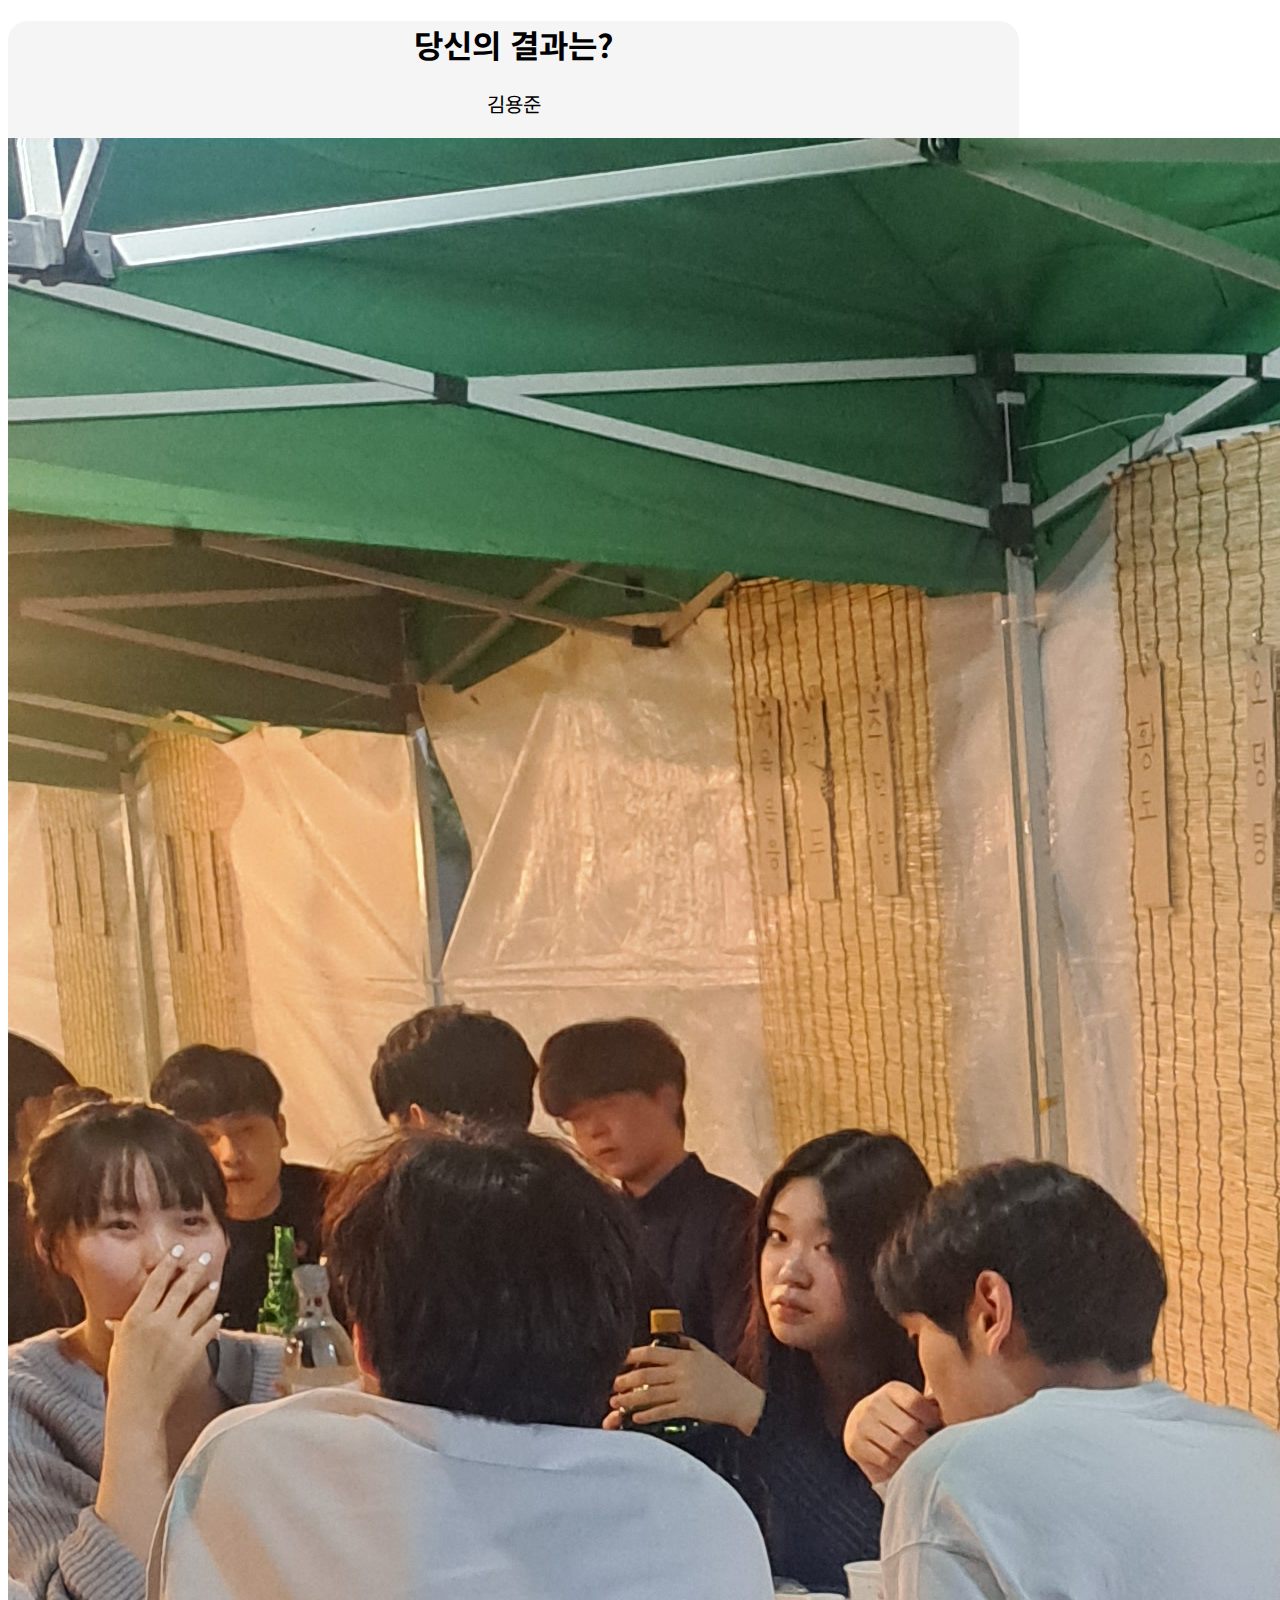
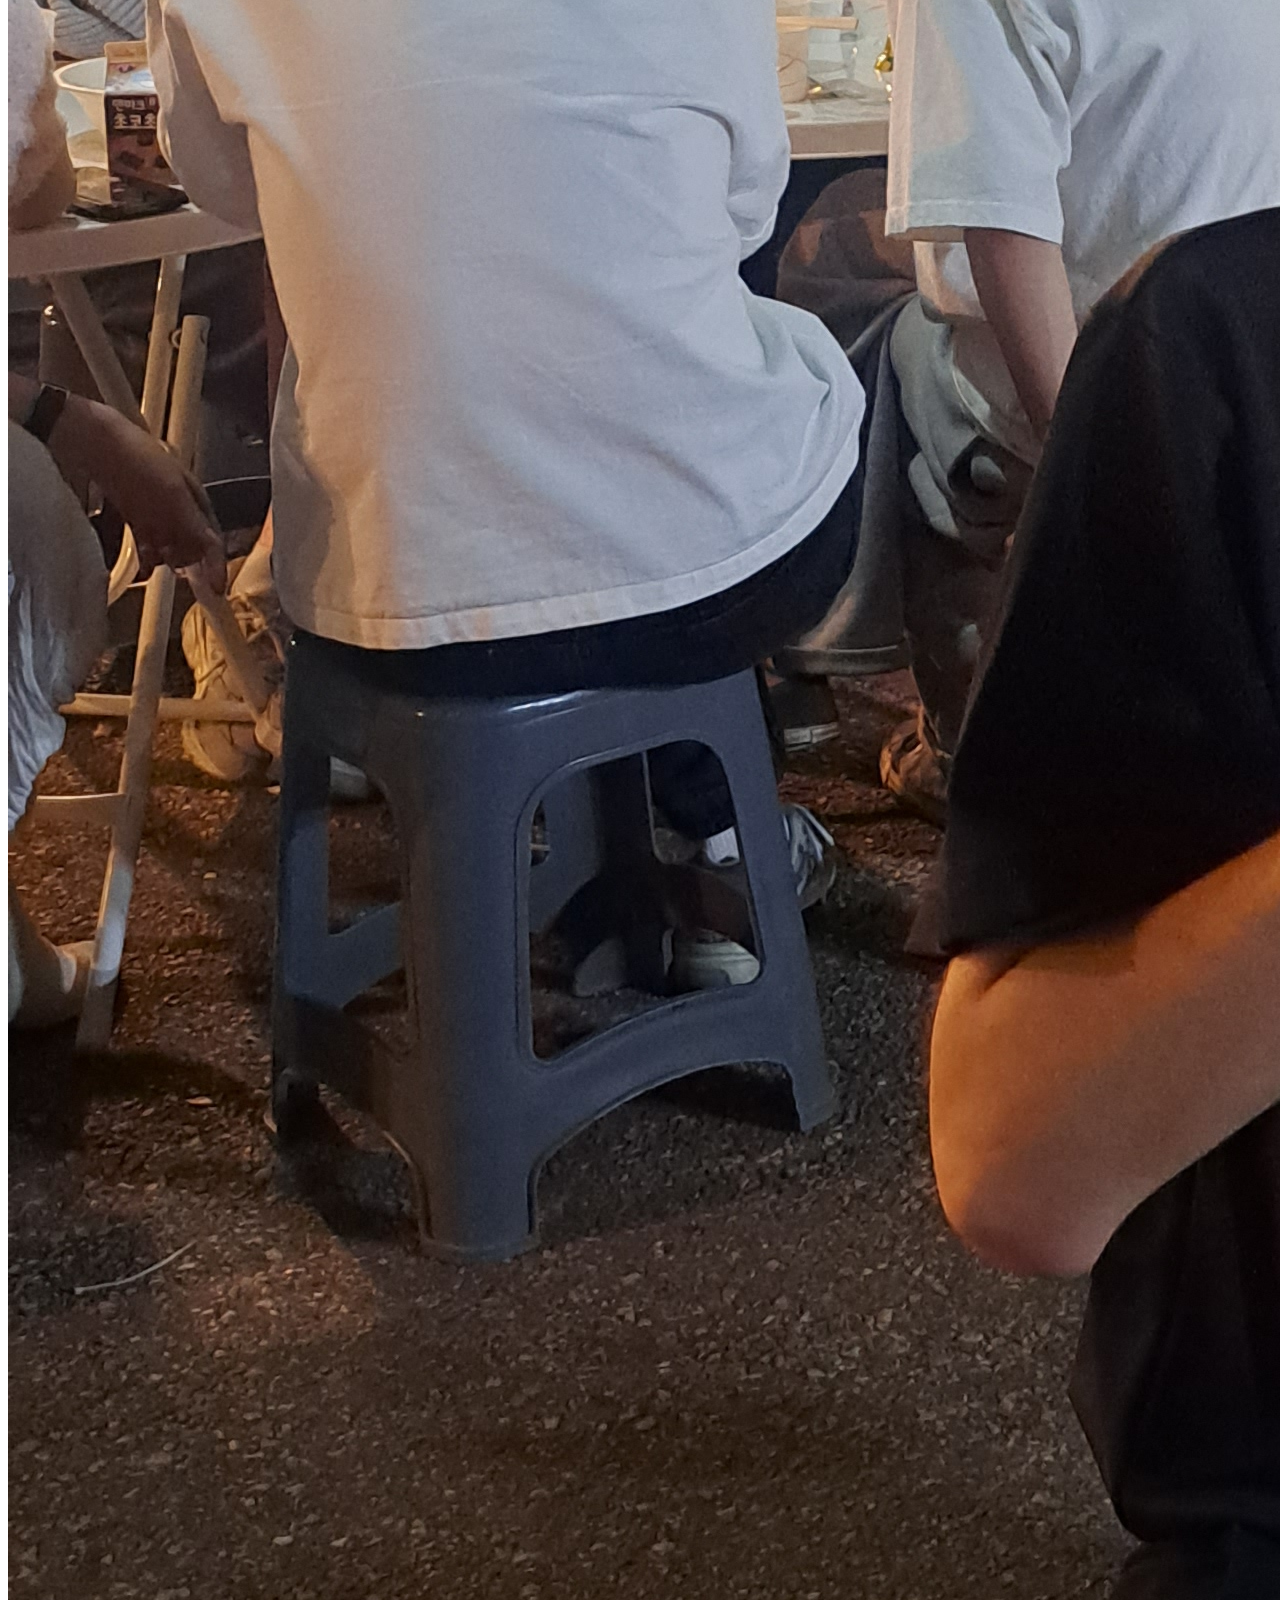
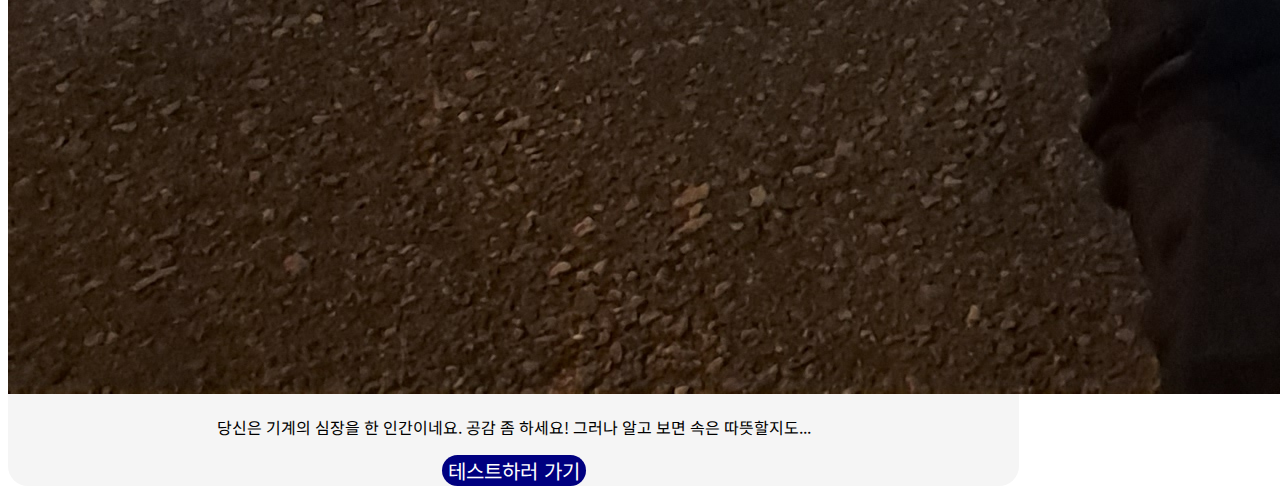
<file: start/pages/result-6.html>
<!DOCTYPE html>
<html lang="ko" dir="ltr">
<head>
    <meta charset="UTF-8">
    <meta name="viewport" content="width=device-width, initial-scale=1">
    <meta name="author" content="yjkim0306">
    <meta name="keywords" content="줌BTI 성격 유형 테스트">
    <meta name="description" content="줌BTI 성격 유형 테스트">

    <!-- SNS 공유 -->
    <meta property="og:url" content="https://zbti.netlify.app" />
    <meta property="og:title" content="줌BTI 성격 유형 테스트" />
    <meta property="og:type" content="website" />
    <meta property="og:image" content="./img/main.jpg" />
    <meta property="og:description" content="내 성격은 줌켜자의 어떤 사람과 비슷할까?" />
    
    <!-- 아이콘 -->
    <link rel="shortcut icon" href="./img/zoom-icon.ico">
    <link rel="apple-touch-icon-precomposed" href="./img/zoom-icon.ico">

        <title>ZBTI: 줌켜자 MBTI</title>
        <link href="https://cdn.jsdelivr.net/npm/bootstrap@5.3.1/dist/css/bootstrap.min.css" rel="stylesheet" integrity="sha384-4bw+/aepP/YC94hEpVNVgiZdgIC5+VKNBQNGCHeKRQN+PtmoHDEXuppvnDJzQIu9" crossorigin="anonymous">
        <link rel="stylesheet" href="../css/default.css">
        <link rel="stylesheet" href="../css/result.css">
        <link rel="preconnect" href="https://fonts.googleapis.com">
        <link rel="preconnect" href="https://fonts.gstatic.com" crossorigin>
        <link href="https://fonts.googleapis.com/css2?family=Noto+Sans+KR&display=swap" rel="stylesheet">
</head>
<body>
    <section id="shareResult" class="mx-auto my-5 py-5 px-3">
        <h1>당신의 결과는?</h1>
            <div class="resultname">
                <p>김용준</p>
            </div>
            <div id="resultImg" class="my-3 col-lg-6 col-md-8 col-sm-10 col-12 mx-auto">
                <img src="../img/image-6.jpeg" alt="0" class="img-fluid">
            </div>
            <div class="resultDesc">
                <p>당신은 기계의 심장을 한 인간이네요. 공감 좀 하세요! 그러나 알고 보면 속은 따뜻할지도... </p>
            </div>
            <script type="text/javascript">
                function moveHome(){
                    location.href="/index.html";
                }
            </script>
        <button type="button" class="gohome mt-3 py-2 px-3" onclick="js:moveHome()">테스트하러 가기</button>
    </section>
</body>
</html>
</file>
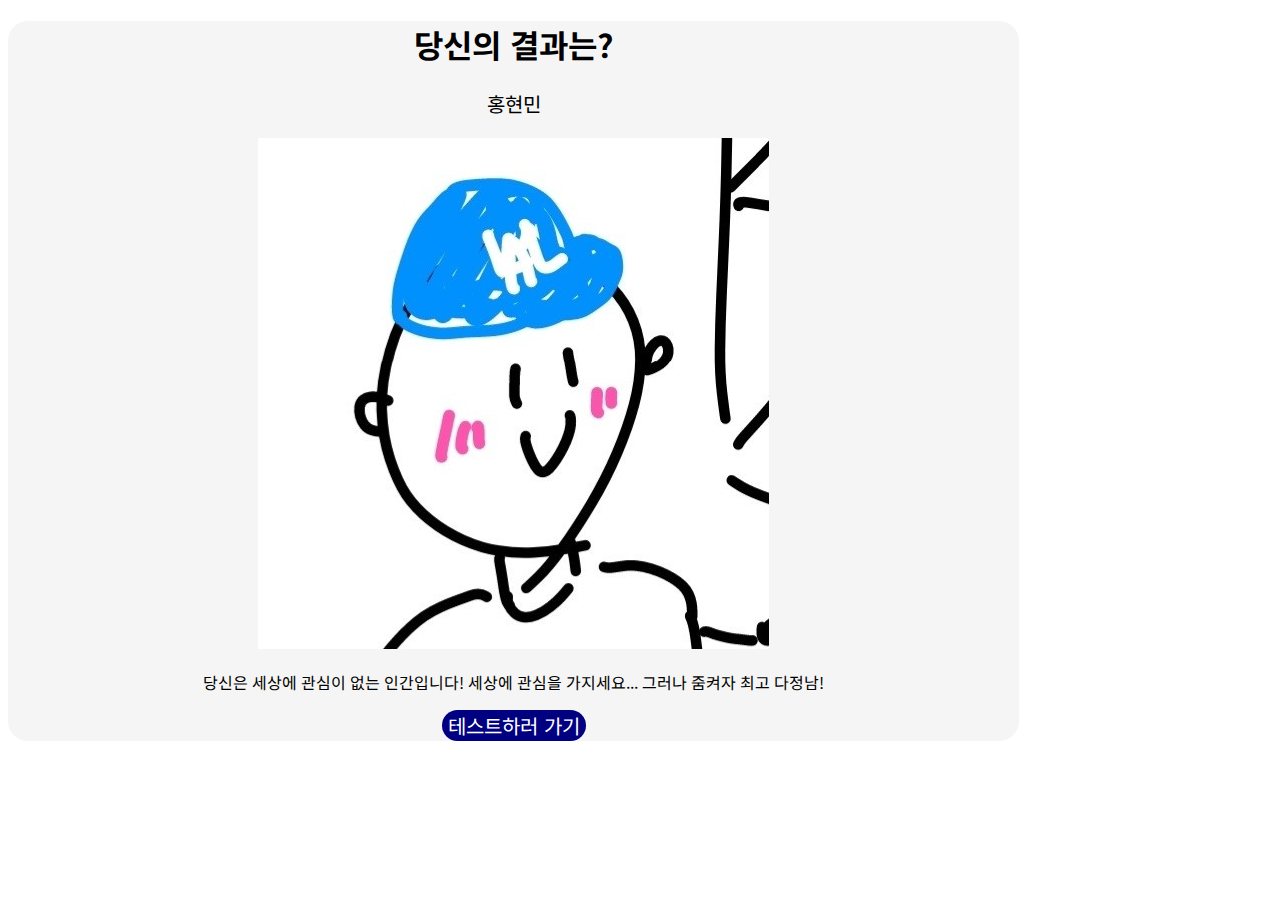
<file: start/pages/result-7.html>
<!DOCTYPE html>
<html lang="ko" dir="ltr">
<head>
    <meta charset="UTF-8">
    <meta name="viewport" content="width=device-width, initial-scale=1">
    <meta name="author" content="yjkim0306">
    <meta name="keywords" content="줌BTI 성격 유형 테스트">
    <meta name="description" content="줌BTI 성격 유형 테스트">

    <!-- SNS 공유 -->
    <meta property="og:url" content="https://zbti.netlify.app" />
    <meta property="og:title" content="줌BTI 성격 유형 테스트" />
    <meta property="og:type" content="website" />
    <meta property="og:image" content="./img/main.jpg" />
    <meta property="og:description" content="내 성격은 줌켜자의 어떤 사람과 비슷할까?" />
    
    <!-- 아이콘 -->
    <link rel="shortcut icon" href="./img/zoom-icon.ico">
    <link rel="apple-touch-icon-precomposed" href="./img/zoom-icon.ico">

        <title>ZBTI: 줌켜자 MBTI</title>
        <link href="https://cdn.jsdelivr.net/npm/bootstrap@5.3.1/dist/css/bootstrap.min.css" rel="stylesheet" integrity="sha384-4bw+/aepP/YC94hEpVNVgiZdgIC5+VKNBQNGCHeKRQN+PtmoHDEXuppvnDJzQIu9" crossorigin="anonymous">
        <link rel="stylesheet" href="../css/default.css">
        <link rel="stylesheet" href="../css/result.css">
        <link rel="preconnect" href="https://fonts.googleapis.com">
        <link rel="preconnect" href="https://fonts.gstatic.com" crossorigin>
        <link href="https://fonts.googleapis.com/css2?family=Noto+Sans+KR&display=swap" rel="stylesheet">
</head>
<body>
    <section id="shareResult" class="mx-auto my-5 py-5 px-3">
        <h1>당신의 결과는?</h1>
            <div class="resultname">
                <p>홍현민</p>
            </div>
            <div id="resultImg" class="my-3 col-lg-6 col-md-8 col-sm-10 col-12 mx-auto">
                <img src="../img/image-7.jpeg" alt="0" class="img-fluid">
            </div>
            <div class="resultDesc">
                <p>당신은 세상에 관심이 없는 인간입니다! 세상에 관심을 가지세요... 그러나 줌켜자 최고 다정남!</p>
            </div>
            <script type="text/javascript">
                function moveHome(){
                    location.href="/index.html";
                }
            </script>
        <button type="button" class="gohome mt-3 py-2 px-3" onclick="js:moveHome()">테스트하러 가기</button>
    </section>
</body>
</html>
</file>
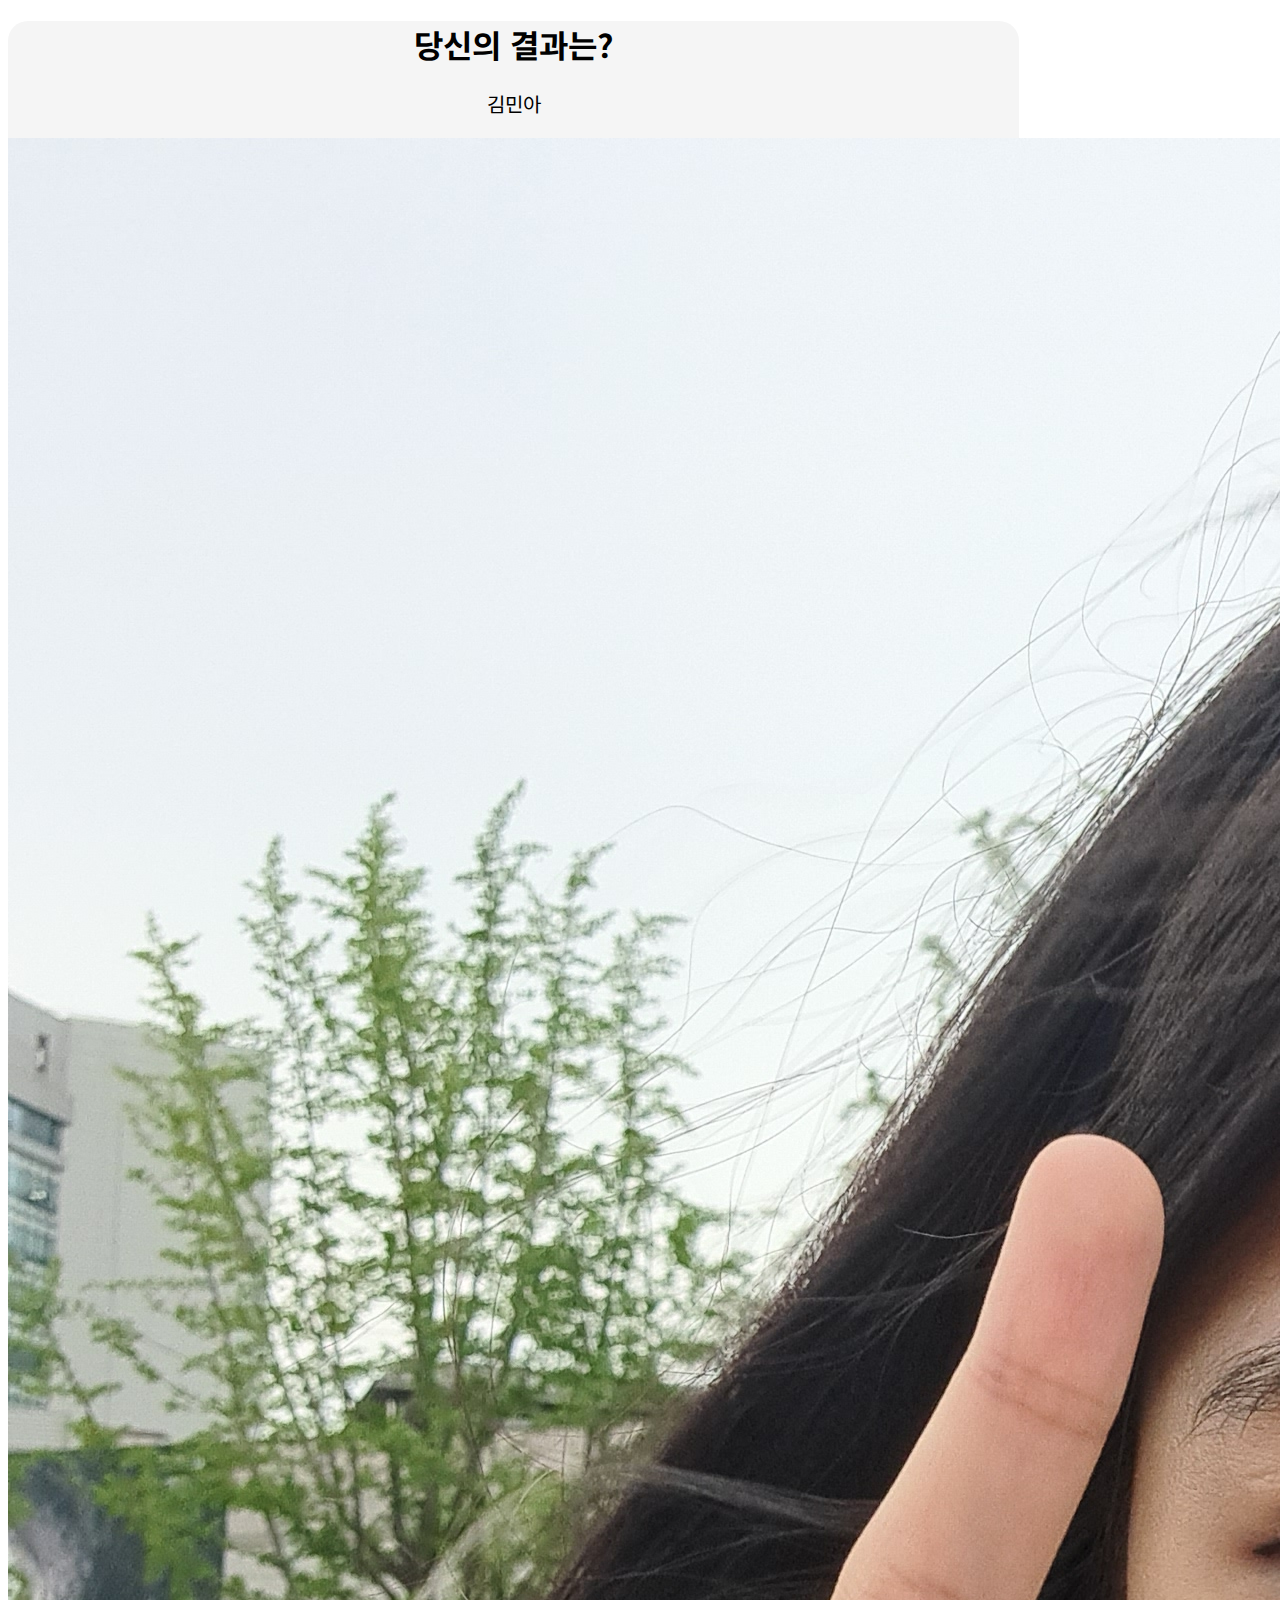
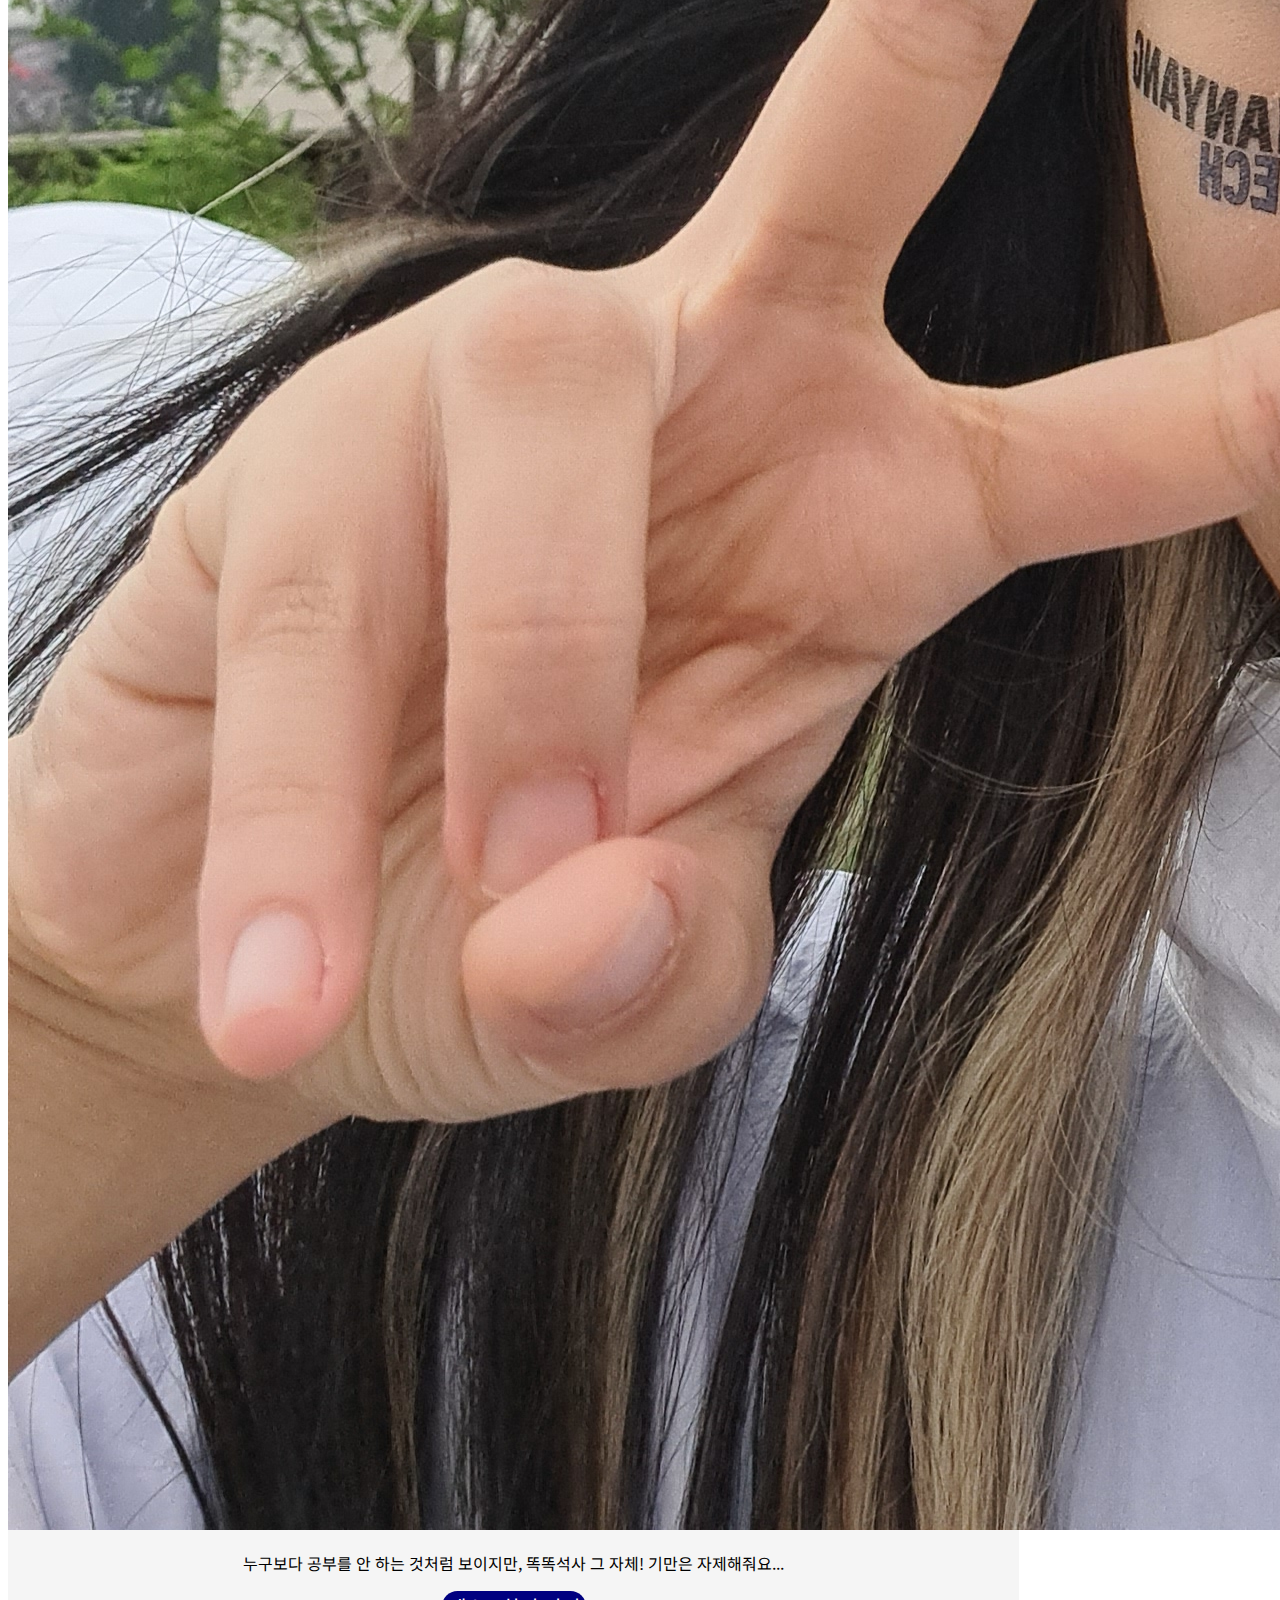
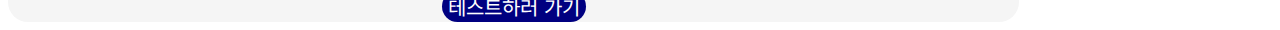
<file: start/pages/result-8.html>
<!DOCTYPE html>
<html lang="ko" dir="ltr">
<head>
    <meta charset="UTF-8">
    <meta name="viewport" content="width=device-width, initial-scale=1">
    <meta name="author" content="yjkim0306">
    <meta name="keywords" content="줌BTI 성격 유형 테스트">
    <meta name="description" content="줌BTI 성격 유형 테스트">

    <!-- SNS 공유 -->
    <meta property="og:url" content="https://zbti.netlify.app" />
    <meta property="og:title" content="줌BTI 성격 유형 테스트" />
    <meta property="og:type" content="website" />
    <meta property="og:image" content="./img/main.jpg" />
    <meta property="og:description" content="내 성격은 줌켜자의 어떤 사람과 비슷할까?" />
    
    <!-- 아이콘 -->
    <link rel="shortcut icon" href="./img/zoom-icon.ico">
    <link rel="apple-touch-icon-precomposed" href="./img/zoom-icon.ico">

        <title>ZBTI: 줌켜자 MBTI</title>
        <link href="https://cdn.jsdelivr.net/npm/bootstrap@5.3.1/dist/css/bootstrap.min.css" rel="stylesheet" integrity="sha384-4bw+/aepP/YC94hEpVNVgiZdgIC5+VKNBQNGCHeKRQN+PtmoHDEXuppvnDJzQIu9" crossorigin="anonymous">
        <link rel="stylesheet" href="../css/default.css">
        <link rel="stylesheet" href="../css/result.css">
        <link rel="preconnect" href="https://fonts.googleapis.com">
        <link rel="preconnect" href="https://fonts.gstatic.com" crossorigin>
        <link href="https://fonts.googleapis.com/css2?family=Noto+Sans+KR&display=swap" rel="stylesheet">
</head>
<body>
    <section id="shareResult" class="mx-auto my-5 py-5 px-3">
        <h1>당신의 결과는?</h1>
            <div class="resultname">
                <p>김민아</p>
            </div>
            <div id="resultImg" class="my-3 col-lg-6 col-md-8 col-sm-10 col-12 mx-auto">
                <img src="../img/image-8.jpeg" alt="0" class="img-fluid">
            </div>
            <div class="resultDesc">
                <p>누구보다 공부를 안 하는 것처럼 보이지만, 똑똑석사 그 자체! 기만은 자제해줘요... </p>
            </div>
            <script type="text/javascript">
                function moveHome(){
                    location.href="/index.html";
                }
            </script>
        <button type="button" class="gohome mt-3 py-2 px-3" onclick="js:moveHome()">테스트하러 가기</button>
    </section>
</body>
</html>
</file>
<file: start/css/default.css>
body{
    background-color: white;
}

*{
    font-family: 'Noto Sans KR', sans-serif;
}
</file>
<file: start/css/main.css>
#main{
    background-color: whitesmoke;
    width: 80%;
    text-align: center;
    border-radius: 20px;
}

p{
    font-size: 14px;
}
</file>
<file: start/css/qna.css>
#qna{
    display: none;
}

.answerBox{
    width: 100%;
}

#imageAnswer{
    display: none;
}

.qBox, .imageQBox{
    background-color: whitesmoke;
    text-align: center;
    border-radius: 20px;
    font-size: 20px;
    width: 80%
}

.answerList, .imageABox{
    background-color: whitesmoke;
    border-radius: 20px;
    display: block;
    width: 80%;
    border: 0px;
    font-size: 16px;
}

.answerList:hover, .answerList:focus{
    background-color: navy;
    color: whitesmoke;
}

.status, .imageStatus{
    height: 20px;
    width: 80%;
    background-color: whitesmoke;
    border: 0px;
    border-radius: 20px;
}

.statusBar, .imageStatusBar{
    height: 100%;
    background: rgb(2,0,36);
    background: linear-gradient(270deg, rgba(2,0,36,1) 0%, rgba(9,9,121,1) 35%, rgba(0,212,255,1) 100%);
    border-radius: 20px;
}
</file>
<file: start/css/animation.css>
@keyframes fadeIn{
    from { opacity: 0; }
    to { opacity: 1; }
}

@keyframes fadeOut{
    from { opacity: 1; }
    to { opacity: 0; }
}

@-webkit-keyframes fadeIn{
    from { opacity: 0; }
    to { opacity: 1; }
}

@-webkit-keyframes fadeOut{
    from { opacity: 1; }
    to { opacity: 0; }
}

.fadeIn{
    animation: fadeIn;
    animation-duration: 0.5s;
}

.fadeOut{
    animation: fadeOut;
    animation-duration: 0.5s;
}
</file>
<file: start/css/result.css>
#result{
    display: none;
    background-color: whitesmoke;
    width: 80%;
    text-align: center;
    border-radius: 20px;
}

#shareResult{
    background-color: whitesmoke;
    width: 80%;
    text-align: center;
    border-radius: 20px;
}

.resultname{
    font-size: 20px;
}

.resultDesc{
    font-size: 16px;
}

.kakao{
    color: white;
    background-color: #FEE500;
    font-size: 18px;
    border: 0px;
    border-radius: 20px;
}

.kakao:hover, .kakao:focus{
    background-color: whitesmoke;
    color: #FEE500;
}

.gohome{
    color: white;
    background-color: navy;
    font-size: 20px;
    border: 0px;
    border-radius: 20px;
}

.gohome:hover, .gohome:focus{
    background-color: whitesmoke;
    color: navy;
}
</file>
